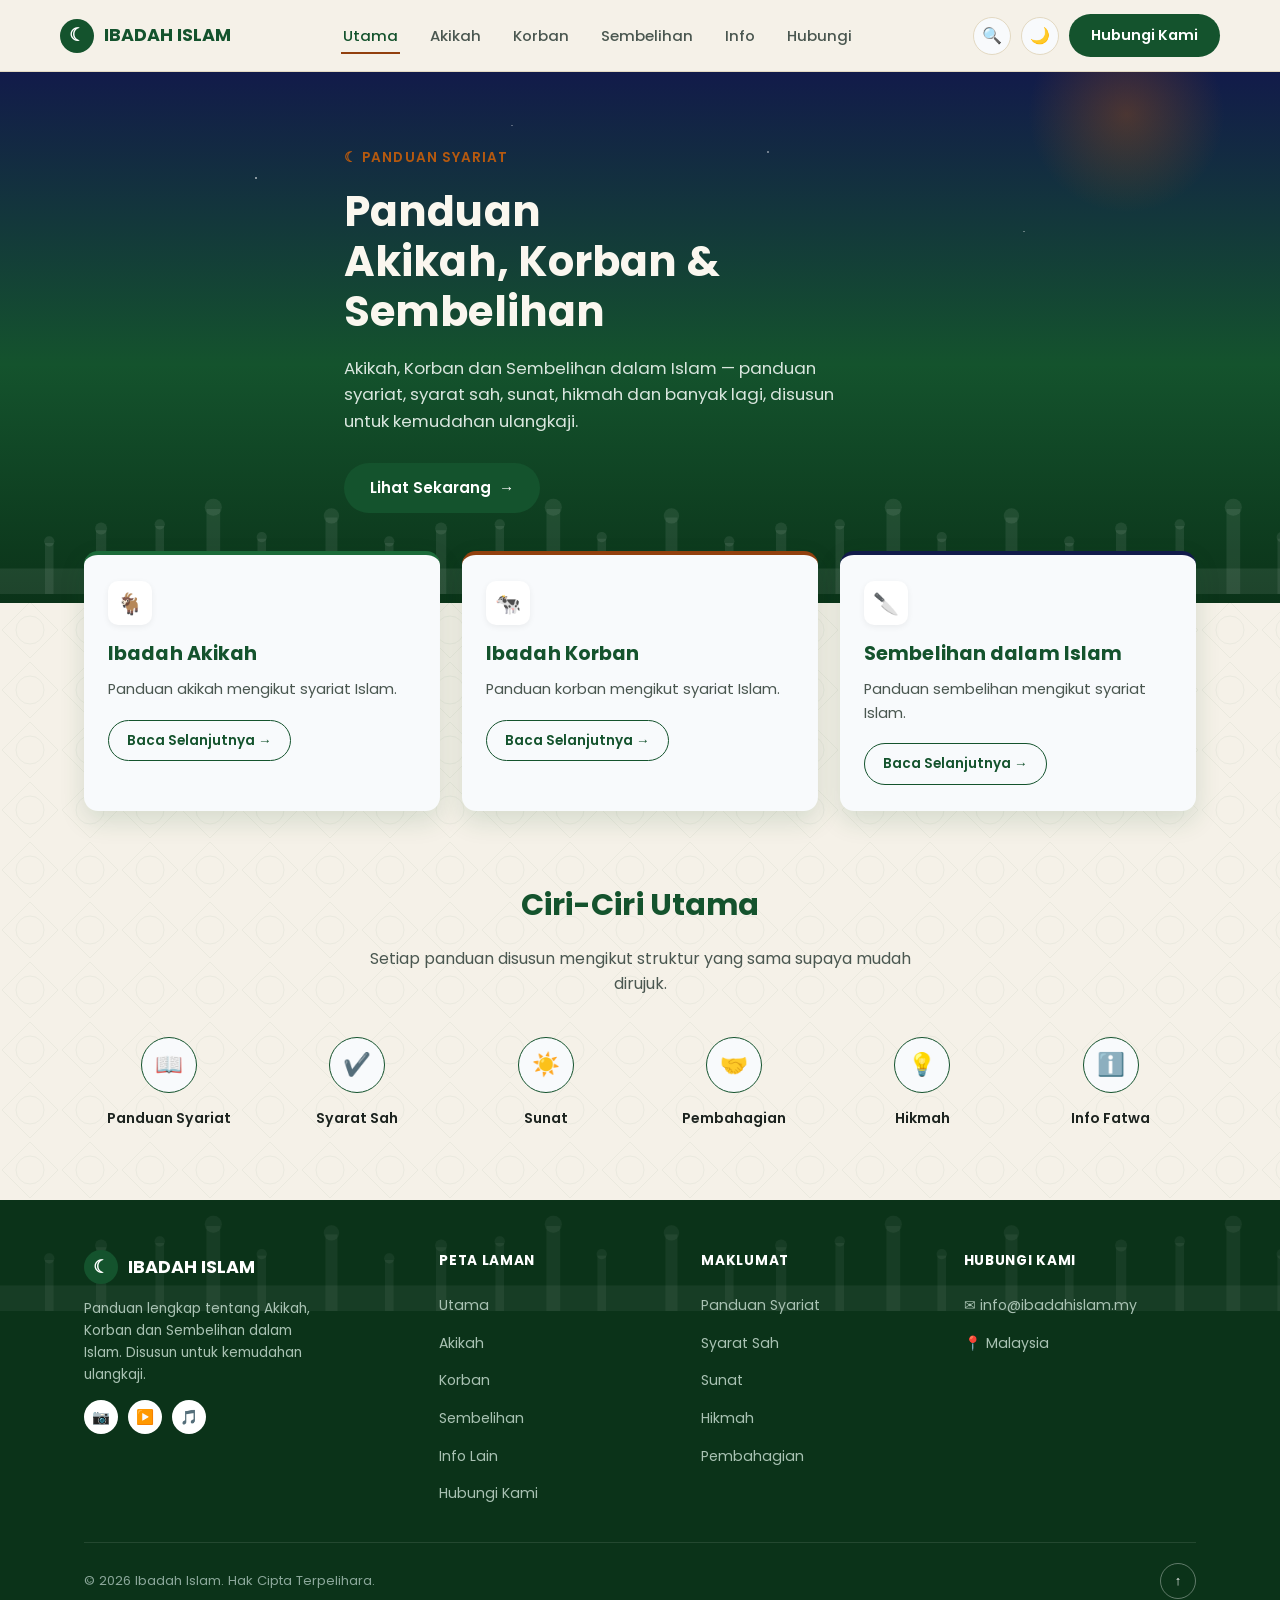
<file: index.html>
<!DOCTYPE html>
<html lang="ms">
<head>
<meta charset="UTF-8">
<meta name="viewport" content="width=device-width, initial-scale=1.0">
<title>Panduan AKS — Akikah, Korban &amp; Sembelihan</title>
<link rel="stylesheet" href="css/style.css">
<link rel="stylesheet" href="css/responsive.css">
</head>
<body>

<header class="site-header">
  <div class="container nav">
    <a href="index.html" class="brand"><span class="mark">☾</span> IBADAH ISLAM</a>
    <button class="nav-toggle" id="navToggle" aria-label="Buka menu">☰</button>
    <ul class="nav-links" id="navLinks">
      <li><a href="index.html" class="active">Utama</a></li>
      <li><a href="akikah.html">Akikah</a></li>
      <li><a href="korban.html">Korban</a></li>
      <li><a href="sembelihan.html">Sembelihan</a></li>
      <li><a href="about.html">Info</a></li>
      <li><a href="contact.html">Hubungi</a></li>
    </ul>
    <div class="nav-tools">
      <div class="search-wrap" id="searchWrap">
        <input type="text" class="search-input" id="searchInput" placeholder="Cari topik...">
        <div class="search-results" id="searchResults"></div>
      </div>
      <button class="icon-btn" id="searchToggle" aria-label="Cari">🔍</button>
      <button class="icon-btn" id="themeToggle" aria-label="Tukar tema">🌙</button>
      <a href="contact.html" class="nav-cta">Hubungi Kami</a>
    </div>
  </div>
</header>

<section class="hero">
  <div class="container hero-inner">
    <div class="eyebrow">☾ Panduan Syariat</div>
    <h1>Panduan<br>Akikah, Korban & Sembelihan</h1>
    <p>Akikah, Korban dan Sembelihan dalam Islam — panduan syariat, syarat sah, sunat, hikmah dan banyak lagi, disusun untuk kemudahan ulangkaji.</p>
    <a href="akikah.html" class="btn-primary"> Lihat Sekarang</a>
  </div>
</section>

<div class="container">
  <div class="cards">
    <div class="card">
      <div class="icon">🐐</div>
      <h3>Ibadah Akikah</h3>
      <p>Panduan akikah mengikut syariat Islam.</p>
      <a href="akikah.html" class="link">Baca Selanjutnya →</a>
    </div>
    <div class="card">
      <div class="icon">🐄</div>
      <h3>Ibadah Korban</h3>
      <p>Panduan korban mengikut syariat Islam.</p>
      <a href="korban.html" class="link">Baca Selanjutnya →</a>
    </div>
    <div class="card">
      <div class="icon">🔪</div>
      <h3>Sembelihan dalam Islam</h3>
      <p>Panduan sembelihan mengikut syariat Islam.</p>
      <a href="sembelihan.html" class="link">Baca Selanjutnya →</a>
    </div>
  </div>
</div>

<section class="section">
  <div class="container">
    <div class="section-head">
      <h2>Ciri-Ciri Utama</h2>
      <p>Setiap panduan disusun mengikut struktur yang sama supaya mudah dirujuk.</p>
    </div>
    <div class="features">
      <div class="feature"><div class="icon">📖</div><span>Panduan Syariat</span></div>
      <div class="feature"><div class="icon">✔️</div><span>Syarat Sah</span></div>
      <div class="feature"><div class="icon">☀️</div><span>Sunat</span></div>
      <div class="feature"><div class="icon">🤝</div><span>Pembahagian</span></div>
      <div class="feature"><div class="icon">💡</div><span>Hikmah</span></div>
      <div class="feature"><div class="icon">ℹ️</div><span>Info Fatwa</span></div>
    </div>
  </div>
</section>

<footer class="site-footer">
  <div class="container">
    <div class="footer-grid">
      <div class="footer-brand">
        <div class="brand"><span class="mark">☾</span> IBADAH ISLAM</div>
        <p>Panduan lengkap tentang Akikah, Korban dan Sembelihan dalam Islam. Disusun untuk kemudahan ulangkaji.</p>
        <div class="footer-social">
          <a href="#" aria-label="Instagram">📷</a>
          <a href="#" aria-label="YouTube">▶️</a>
          <a href="#" aria-label="TikTok">🎵</a>
        </div>
      </div>
      <div class="footer-col">
        <h4>Peta Laman</h4>
        <ul>
          <li><a href="index.html">Utama</a></li>
          <li><a href="akikah.html">Akikah</a></li>
          <li><a href="korban.html">Korban</a></li>
          <li><a href="sembelihan.html">Sembelihan</a></li>
          <li><a href="about.html">Info Lain</a></li>
          <li><a href="contact.html">Hubungi Kami</a></li>
        </ul>
      </div>
      <div class="footer-col">
        <h4>Maklumat</h4>
        <ul>
          <li><a href="akikah.html#t1">Panduan Syariat</a></li>
          <li><a href="akikah.html#t3">Syarat Sah</a></li>
          <li><a href="akikah.html#t4">Sunat</a></li>
          <li><a href="akikah.html#t6">Hikmah</a></li>
          <li><a href="akikah.html#t5">Pembahagian</a></li>
        </ul>
      </div>
      <div class="footer-col">
        <h4>Hubungi Kami</h4>
        <ul>
          <li><a href="mailto:info@ibadahislam.my">✉ info@ibadahislam.my</a></li>
          <li><a href="contact.html">📍 Malaysia</a></li>
        </ul>
      </div>
    </div>
    <div class="footer-bottom">
      <span>© 2026 Ibadah Islam. Hak Cipta Terpelihara.</span>
      <a href="#" class="back-top" aria-label="Kembali ke atas">↑</a>
    </div>
  </div>
</footer>

<script src="js/menu.js"></script>
<script src="js/darkmode.js"></script>
<script src="js/search.js"></script>
</body>
</html>
</file>
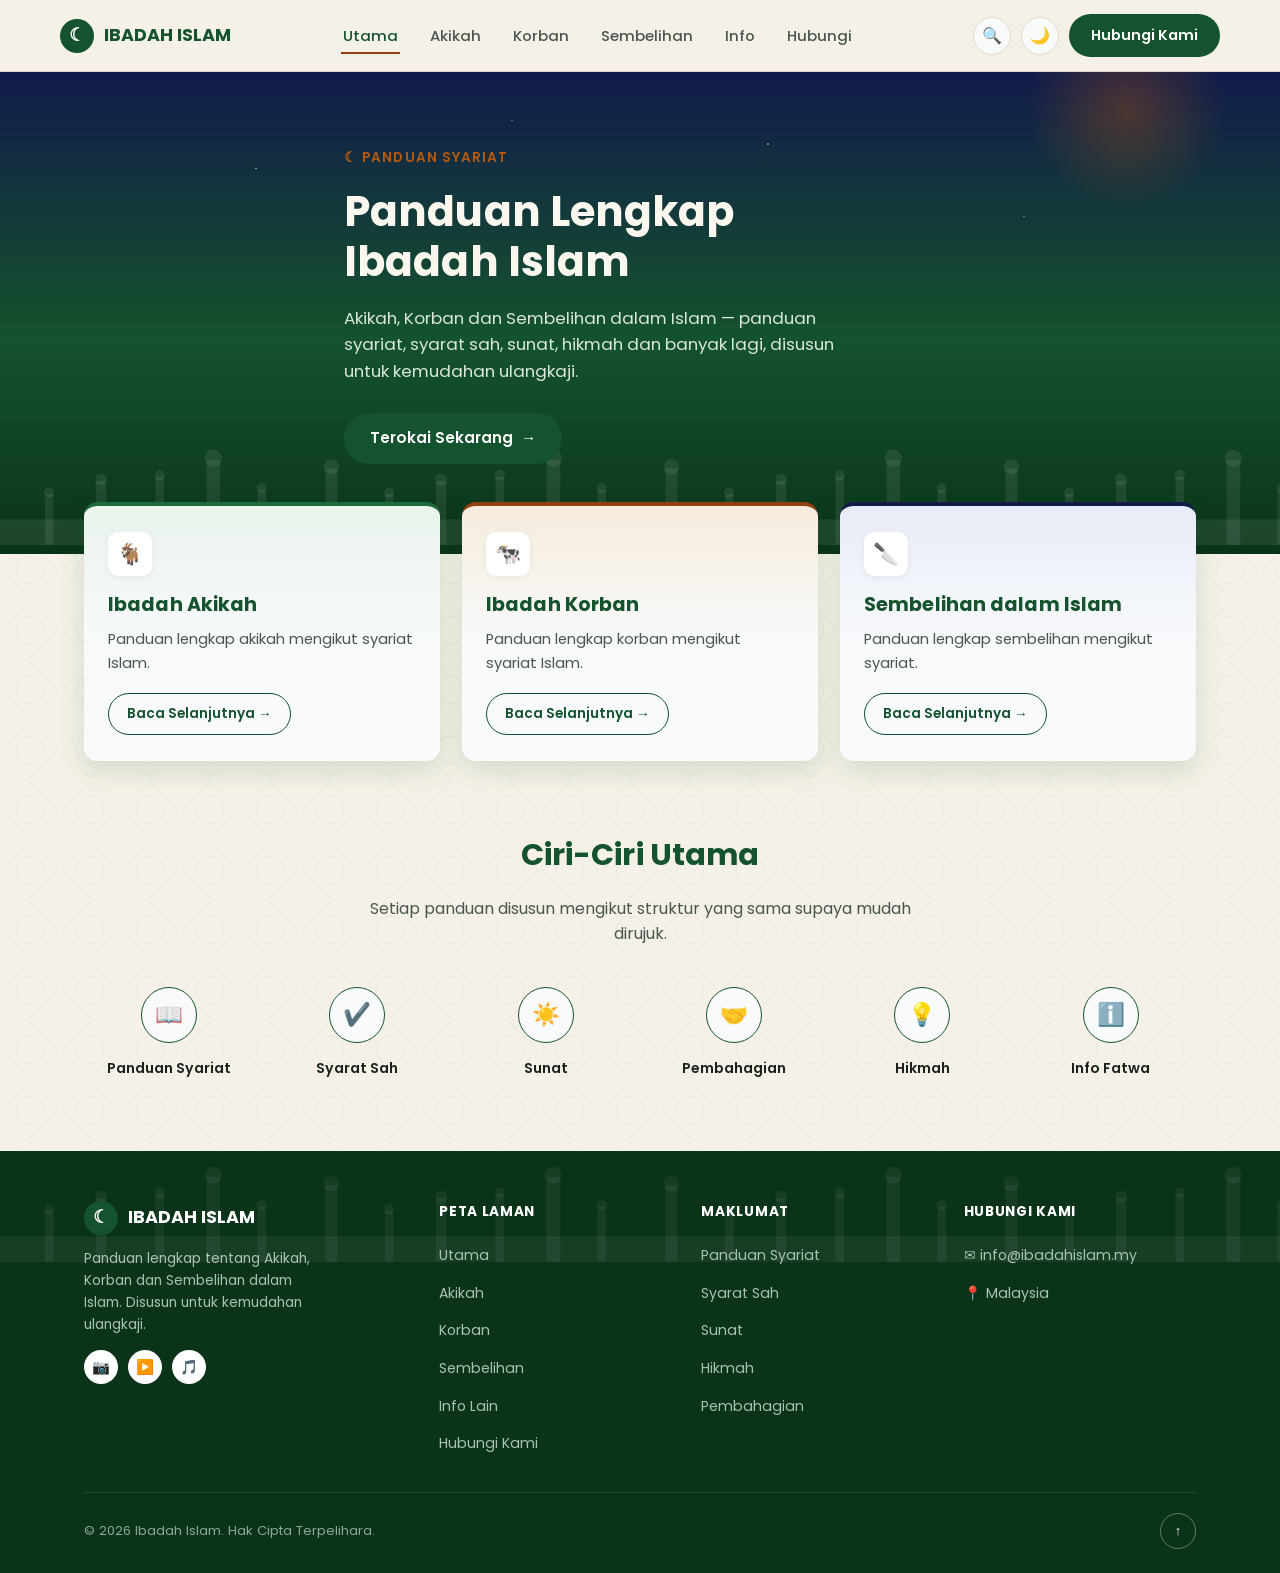
<file: mrnasirprogramming/index.html>
<!DOCTYPE html>
<html lang="ms">
<head>
<meta charset="UTF-8">
<meta name="viewport" content="width=device-width, initial-scale=1.0">
<title>Panduan Ibadah Islam — Akikah, Korban &amp; Sembelihan</title>
<link rel="stylesheet" href="css/style.css">
<link rel="stylesheet" href="css/responsive.css">
</head>
<body>

<header class="site-header">
  <div class="container nav">
    <a href="index.html" class="brand"><span class="mark">☾</span> IBADAH ISLAM</a>
    <button class="nav-toggle" id="navToggle" aria-label="Buka menu">☰</button>
    <ul class="nav-links" id="navLinks">
      <li><a href="index.html" class="active">Utama</a></li>
      <li><a href="akikah.html">Akikah</a></li>
      <li><a href="korban.html">Korban</a></li>
      <li><a href="sembelihan.html">Sembelihan</a></li>
      <li><a href="about.html">Info</a></li>
      <li><a href="contact.html">Hubungi</a></li>
    </ul>
    <div class="nav-tools">
      <div class="search-wrap" id="searchWrap">
        <input type="text" class="search-input" id="searchInput" placeholder="Cari topik...">
        <div class="search-results" id="searchResults"></div>
      </div>
      <button class="icon-btn" id="searchToggle" aria-label="Cari">🔍</button>
      <button class="icon-btn" id="themeToggle" aria-label="Tukar tema">🌙</button>
      <a href="contact.html" class="nav-cta">Hubungi Kami</a>
    </div>
  </div>
</header>

<section class="hero">
  <div class="container hero-inner">
    <div class="eyebrow">☾ Panduan Syariat</div>
    <h1>Panduan Lengkap<br>Ibadah Islam</h1>
    <p>Akikah, Korban dan Sembelihan dalam Islam — panduan syariat, syarat sah, sunat, hikmah dan banyak lagi, disusun untuk kemudahan ulangkaji.</p>
    <a href="akikah.html" class="btn-primary">Terokai Sekarang</a>
  </div>
</section>

<div class="container">
  <div class="cards">
    <div class="card">
      <div class="icon">🐐</div>
      <h3>Ibadah Akikah</h3>
      <p>Panduan lengkap akikah mengikut syariat Islam.</p>
      <a href="akikah.html" class="link">Baca Selanjutnya →</a>
    </div>
    <div class="card">
      <div class="icon">🐄</div>
      <h3>Ibadah Korban</h3>
      <p>Panduan lengkap korban mengikut syariat Islam.</p>
      <a href="korban.html" class="link">Baca Selanjutnya →</a>
    </div>
    <div class="card">
      <div class="icon">🔪</div>
      <h3>Sembelihan dalam Islam</h3>
      <p>Panduan lengkap sembelihan mengikut syariat.</p>
      <a href="sembelihan.html" class="link">Baca Selanjutnya →</a>
    </div>
  </div>
</div>

<section class="section">
  <div class="container">
    <div class="section-head">
      <h2>Ciri-Ciri Utama</h2>
      <p>Setiap panduan disusun mengikut struktur yang sama supaya mudah dirujuk.</p>
    </div>
    <div class="features">
      <div class="feature"><div class="icon">📖</div><span>Panduan Syariat</span></div>
      <div class="feature"><div class="icon">✔️</div><span>Syarat Sah</span></div>
      <div class="feature"><div class="icon">☀️</div><span>Sunat</span></div>
      <div class="feature"><div class="icon">🤝</div><span>Pembahagian</span></div>
      <div class="feature"><div class="icon">💡</div><span>Hikmah</span></div>
      <div class="feature"><div class="icon">ℹ️</div><span>Info Fatwa</span></div>
    </div>
  </div>
</section>

<footer class="site-footer">
  <div class="container">
    <div class="footer-grid">
      <div class="footer-brand">
        <div class="brand"><span class="mark">☾</span> IBADAH ISLAM</div>
        <p>Panduan lengkap tentang Akikah, Korban dan Sembelihan dalam Islam. Disusun untuk kemudahan ulangkaji.</p>
        <div class="footer-social">
          <a href="#" aria-label="Instagram">📷</a>
          <a href="#" aria-label="YouTube">▶️</a>
          <a href="#" aria-label="TikTok">🎵</a>
        </div>
      </div>
      <div class="footer-col">
        <h4>Peta Laman</h4>
        <ul>
          <li><a href="index.html">Utama</a></li>
          <li><a href="akikah.html">Akikah</a></li>
          <li><a href="korban.html">Korban</a></li>
          <li><a href="sembelihan.html">Sembelihan</a></li>
          <li><a href="about.html">Info Lain</a></li>
          <li><a href="contact.html">Hubungi Kami</a></li>
        </ul>
      </div>
      <div class="footer-col">
        <h4>Maklumat</h4>
        <ul>
          <li><a href="akikah.html#t1">Panduan Syariat</a></li>
          <li><a href="akikah.html#t3">Syarat Sah</a></li>
          <li><a href="akikah.html#t4">Sunat</a></li>
          <li><a href="akikah.html#t6">Hikmah</a></li>
          <li><a href="akikah.html#t5">Pembahagian</a></li>
        </ul>
      </div>
      <div class="footer-col">
        <h4>Hubungi Kami</h4>
        <ul>
          <li><a href="mailto:info@ibadahislam.my">✉ info@ibadahislam.my</a></li>
          <li><a href="contact.html">📍 Malaysia</a></li>
        </ul>
      </div>
    </div>
    <div class="footer-bottom">
      <span>© 2026 Ibadah Islam. Hak Cipta Terpelihara.</span>
      <a href="#" class="back-top" aria-label="Kembali ke atas">↑</a>
    </div>
  </div>
</footer>

<script src="js/menu.js"></script>
<script src="js/darkmode.js"></script>
<script src="js/search.js"></script>
</body>
</html>
</file>
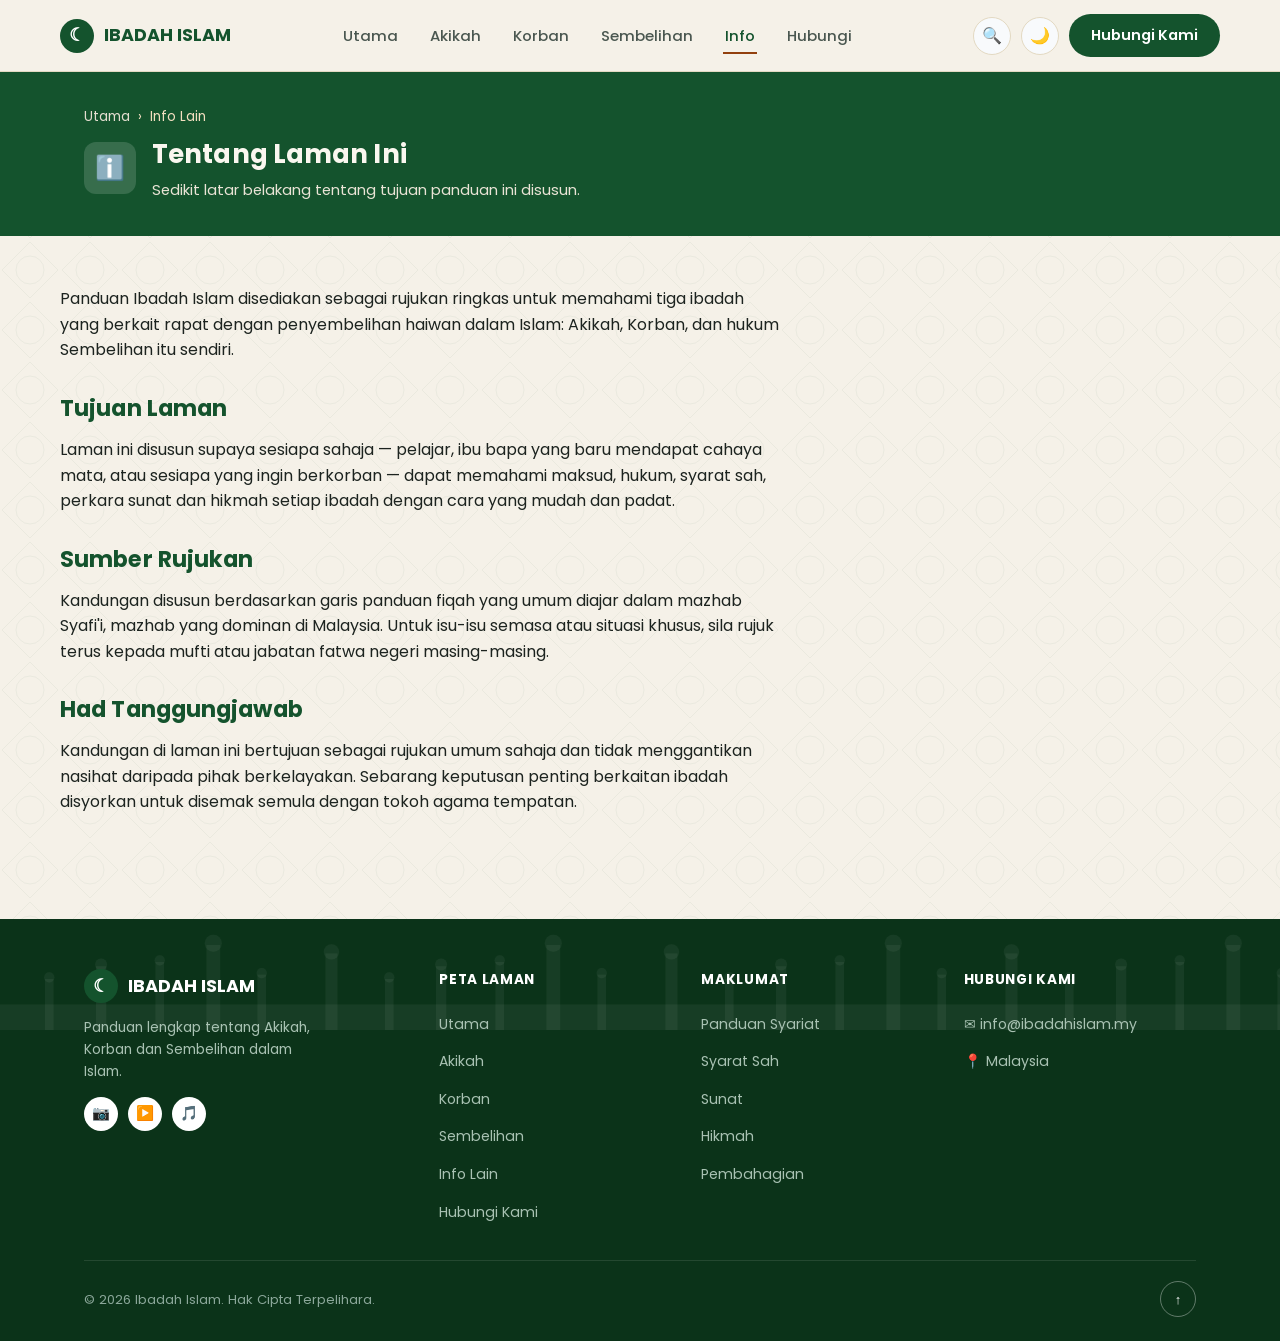
<file: about.html>
<!DOCTYPE html>
<html lang="ms">
<head>
<meta charset="UTF-8">
<meta name="viewport" content="width=device-width, initial-scale=1.0">
<title>Info Lain — Panduan Ibadah Islam</title>
<link rel="stylesheet" href="css/style.css">
<link rel="stylesheet" href="css/responsive.css">
</head>
<body>

<header class="site-header">
  <div class="container nav">
    <a href="index.html" class="brand"><span class="mark">☾</span> IBADAH ISLAM</a>
    <button class="nav-toggle" id="navToggle" aria-label="Buka menu">☰</button>
    <ul class="nav-links" id="navLinks">
      <li><a href="index.html">Utama</a></li>
      <li><a href="akikah.html">Akikah</a></li>
      <li><a href="korban.html">Korban</a></li>
      <li><a href="sembelihan.html">Sembelihan</a></li>
      <li><a href="about.html" class="active">Info</a></li>
      <li><a href="contact.html">Hubungi</a></li>
    </ul>
    <div class="nav-tools">
      <div class="search-wrap" id="searchWrap">
        <input type="text" class="search-input" id="searchInput" placeholder="Cari topik...">
        <div class="search-results" id="searchResults"></div>
      </div>
      <button class="icon-btn" id="searchToggle" aria-label="Cari">🔍</button>
      <button class="icon-btn" id="themeToggle" aria-label="Tukar tema">🌙</button>
      <a href="contact.html" class="nav-cta">Hubungi Kami</a>
    </div>
  </div>
</header>

<div class="topic-hero tone-green">
  <div class="container">
    <div class="breadcrumb"><a href="index.html">Utama</a> &nbsp;›&nbsp; Info Lain</div>
    <div class="topic-hero-inner">
      <div class="mark">ℹ️</div>
      <div>
        <h1>Tentang Laman Ini</h1>
        <p class="sub">Sedikit latar belakang tentang tujuan panduan ini disusun.</p>
      </div>
    </div>
  </div>
</div>

<div class="container page-body">
  <div class="prose">
    <p>Panduan Ibadah Islam disediakan sebagai rujukan ringkas untuk memahami tiga ibadah yang berkait rapat dengan penyembelihan haiwan dalam Islam: Akikah, Korban, dan hukum Sembelihan itu sendiri.</p>

    <h2>Tujuan Laman</h2>
    <p>Laman ini disusun supaya sesiapa sahaja — pelajar, ibu bapa yang baru mendapat cahaya mata, atau sesiapa yang ingin berkorban — dapat memahami maksud, hukum, syarat sah, perkara sunat dan hikmah setiap ibadah dengan cara yang mudah dan padat.</p>

    <h2>Sumber Rujukan</h2>
    <p>Kandungan disusun berdasarkan garis panduan fiqah yang umum diajar dalam mazhab Syafi'i, mazhab yang dominan di Malaysia. Untuk isu-isu semasa atau situasi khusus, sila rujuk terus kepada mufti atau jabatan fatwa negeri masing-masing.</p>

    <h2>Had Tanggungjawab</h2>
    <p>Kandungan di laman ini bertujuan sebagai rujukan umum sahaja dan tidak menggantikan nasihat daripada pihak berkelayakan. Sebarang keputusan penting berkaitan ibadah disyorkan untuk disemak semula dengan tokoh agama tempatan.</p>
  </div>
</div>

<footer class="site-footer">
  <div class="container">
    <div class="footer-grid">
      <div class="footer-brand">
        <div class="brand"><span class="mark">☾</span> IBADAH ISLAM</div>
        <p>Panduan lengkap tentang Akikah, Korban dan Sembelihan dalam Islam.</p>
        <div class="footer-social">
          <a href="#" aria-label="Instagram">📷</a>
          <a href="#" aria-label="YouTube">▶️</a>
          <a href="#" aria-label="TikTok">🎵</a>
        </div>
      </div>
      <div class="footer-col">
        <h4>Peta Laman</h4>
        <ul>
          <li><a href="index.html">Utama</a></li>
          <li><a href="akikah.html">Akikah</a></li>
          <li><a href="korban.html">Korban</a></li>
          <li><a href="sembelihan.html">Sembelihan</a></li>
          <li><a href="about.html">Info Lain</a></li>
          <li><a href="contact.html">Hubungi Kami</a></li>
        </ul>
      </div>
      <div class="footer-col">
        <h4>Maklumat</h4>
        <ul>
          <li><a href="akikah.html#t1">Panduan Syariat</a></li>
          <li><a href="akikah.html#t3">Syarat Sah</a></li>
          <li><a href="akikah.html#t4">Sunat</a></li>
          <li><a href="akikah.html#t6">Hikmah</a></li>
          <li><a href="akikah.html#t5">Pembahagian</a></li>
        </ul>
      </div>
      <div class="footer-col">
        <h4>Hubungi Kami</h4>
        <ul>
          <li><a href="mailto:info@ibadahislam.my">✉ info@ibadahislam.my</a></li>
          <li><a href="contact.html">📍 Malaysia</a></li>
        </ul>
      </div>
    </div>
    <div class="footer-bottom">
      <span>© 2026 Ibadah Islam. Hak Cipta Terpelihara.</span>
      <a href="#" class="back-top" aria-label="Kembali ke atas">↑</a>
    </div>
  </div>
</footer>

<script src="js/menu.js"></script>
<script src="js/darkmode.js"></script>
<script src="js/search.js"></script>
</body>
</html>
</file>
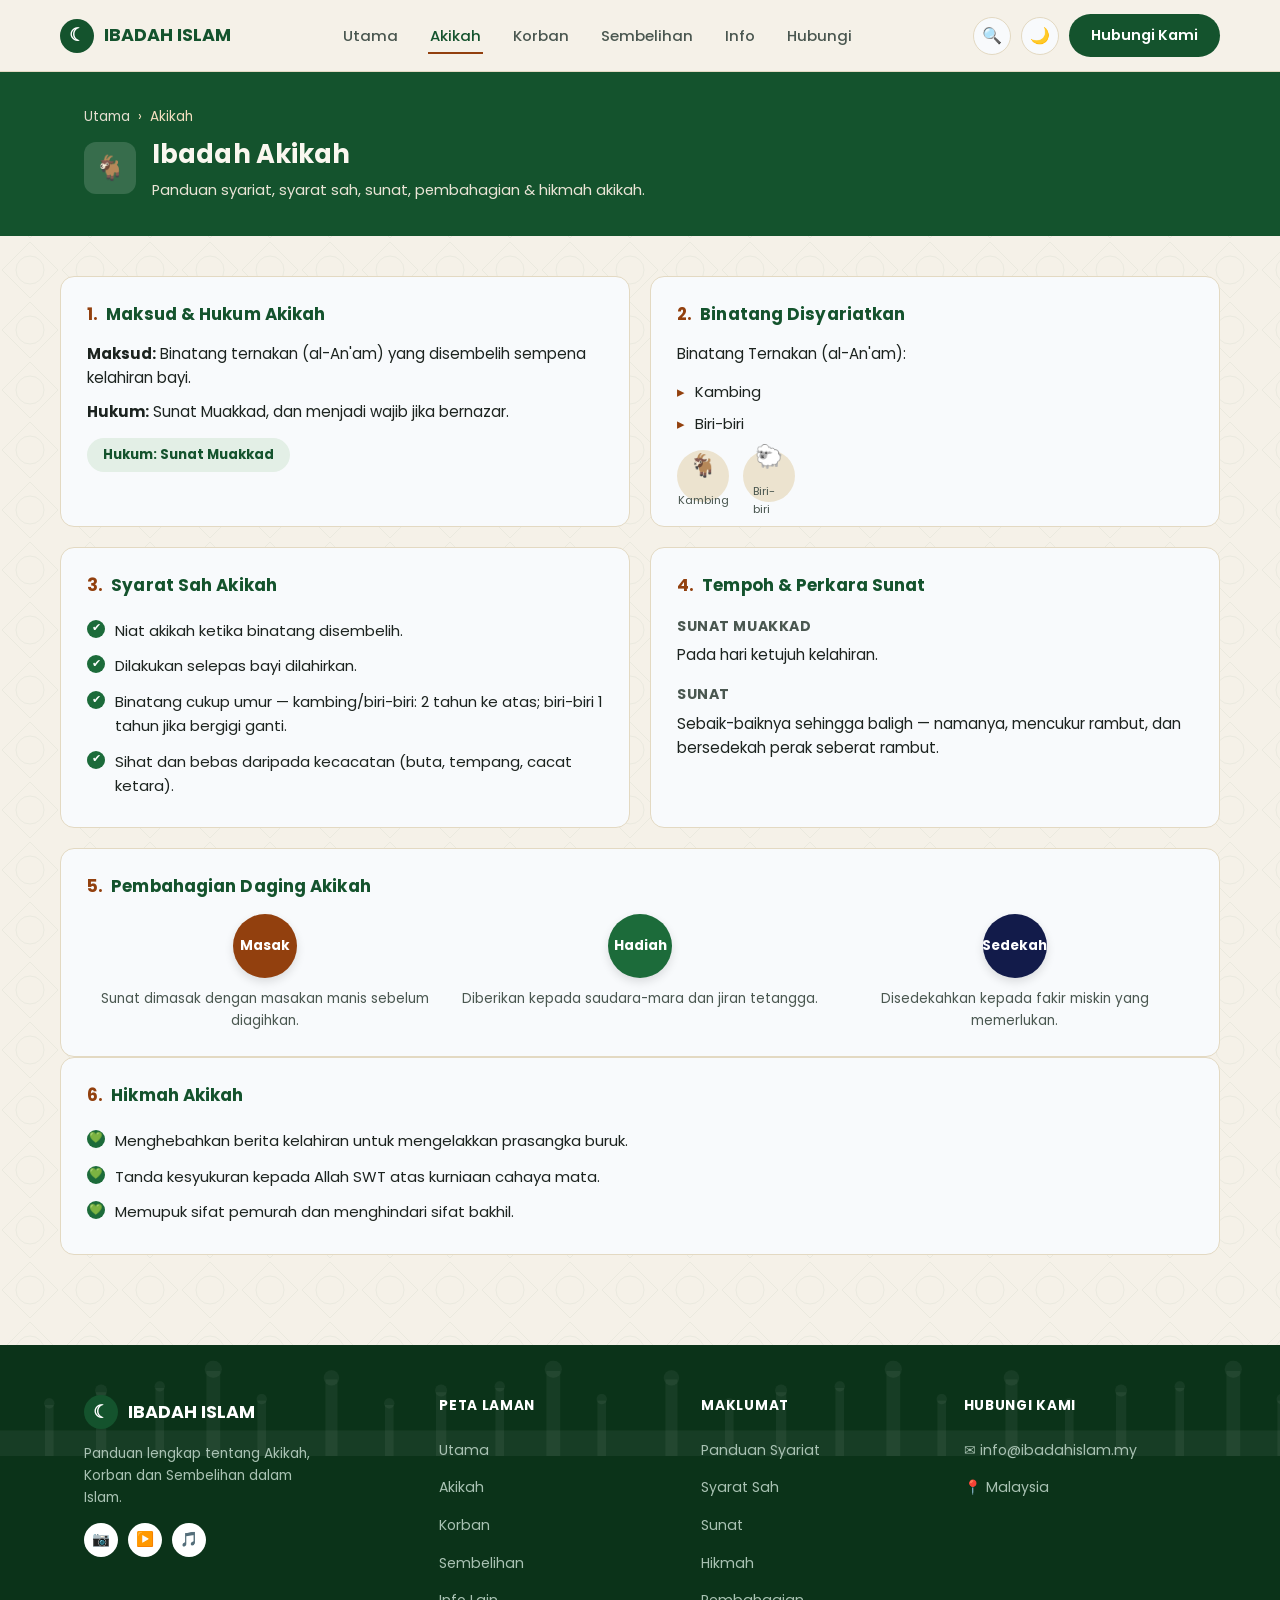
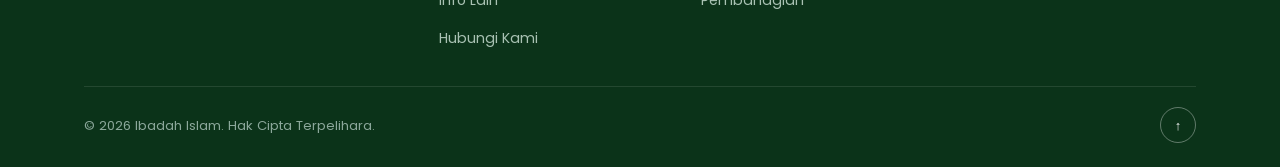
<file: akikah.html>
<!DOCTYPE html>
<html lang="ms">
<head>
<meta charset="UTF-8">
<meta name="viewport" content="width=device-width, initial-scale=1.0">
<title>Ibadah Akikah — Panduan Ibadah Islam</title>
<link rel="stylesheet" href="css/style.css">
<link rel="stylesheet" href="css/responsive.css">
</head>
<body>

<header class="site-header">
  <div class="container nav">
    <a href="index.html" class="brand"><span class="mark">☾</span> IBADAH ISLAM</a>
    <button class="nav-toggle" id="navToggle" aria-label="Buka menu">☰</button>
    <ul class="nav-links" id="navLinks">
      <li><a href="index.html">Utama</a></li>
      <li><a href="akikah.html" class="active">Akikah</a></li>
      <li><a href="korban.html">Korban</a></li>
      <li><a href="sembelihan.html">Sembelihan</a></li>
      <li><a href="about.html">Info</a></li>
      <li><a href="contact.html">Hubungi</a></li>
    </ul>
    <div class="nav-tools">
      <div class="search-wrap" id="searchWrap">
        <input type="text" class="search-input" id="searchInput" placeholder="Cari topik...">
        <div class="search-results" id="searchResults"></div>
      </div>
      <button class="icon-btn" id="searchToggle" aria-label="Cari">🔍</button>
      <button class="icon-btn" id="themeToggle" aria-label="Tukar tema">🌙</button>
      <a href="contact.html" class="nav-cta">Hubungi Kami</a>
    </div>
  </div>
</header>

<div class="topic-hero tone-green">
  <div class="container">
    <div class="breadcrumb"><a href="index.html">Utama</a> &nbsp;›&nbsp; Akikah</div>
    <div class="topic-hero-inner">
      <div class="mark">🐐</div>
      <div>
        <h1>Ibadah Akikah</h1>
        <p class="sub">Panduan syariat, syarat sah, sunat, pembahagian &amp; hikmah akikah.</p>
      </div>
    </div>
  </div>
</div>

<div class="container topic-body">

  <div class="topic-grid">
    <div class="panel" id="t1">
      <h2><span class="num">1.</span> Maksud &amp; Hukum Akikah</h2>
      <p><strong>Maksud:</strong> Binatang ternakan (al-An'am) yang disembelih sempena kelahiran bayi.</p>
      <p><strong>Hukum:</strong> Sunat Muakkad, dan menjadi wajib jika bernazar.</p>
      <span class="hukum-badge">Hukum: Sunat Muakkad</span>
    </div>
    <div class="panel" id="t2">
      <h2><span class="num">2.</span> Binatang Disyariatkan</h2>
      <p>Binatang Ternakan (al-An'am):</p>
      <ul class="plain">
        <li>Kambing</li>
        <li>Biri-biri</li>
      </ul>
      <div class="icon-row">
        <div class="icon-chip">🐐<span>Kambing</span></div>
        <div class="icon-chip">🐑<span>Biri-biri</span></div>
      </div>
    </div>
  </div>

  <div class="topic-grid">
    <div class="panel" id="t3">
      <h2><span class="num">3.</span> Syarat Sah Akikah</h2>
      <ul class="checklist">
        <li><span class="tick">✔</span> Niat akikah ketika binatang disembelih.</li>
        <li><span class="tick">✔</span> Dilakukan selepas bayi dilahirkan.</li>
        <li><span class="tick">✔</span> Binatang cukup umur — kambing/biri-biri: 2 tahun ke atas; biri-biri 1 tahun jika bergigi ganti.</li>
        <li><span class="tick">✔</span> Sihat dan bebas daripada kecacatan (buta, tempang, cacat ketara).</li>
      </ul>
    </div>
    <div class="panel" id="t4">
      <h2><span class="num">4.</span> Tempoh &amp; Perkara Sunat</h2>
      <h4>Sunat Muakkad</h4>
      <p>Pada hari ketujuh kelahiran.</p>
      <h4>Sunat</h4>
      <p>Sebaik-baiknya sehingga baligh — namanya, mencukur rambut, dan bersedekah perak seberat rambut.</p>
    </div>
  </div>

  <div class="panel span-2" id="t5">
    <h2><span class="num">5.</span> Pembahagian Daging Akikah</h2>
    <div class="split-row">
      <div class="split a">
        <div class="ring">Masak</div>
        <p>Sunat dimasak dengan masakan manis sebelum diagihkan.</p>
      </div>
      <div class="split b">
        <div class="ring">Hadiah</div>
        <p>Diberikan kepada saudara-mara dan jiran tetangga.</p>
      </div>
      <div class="split c">
        <div class="ring">Sedekah</div>
        <p>Disedekahkan kepada fakir miskin yang memerlukan.</p>
      </div>
    </div>
  </div>

  <div class="panel span-2" id="t6">
    <h2><span class="num">6.</span> Hikmah Akikah</h2>
    <ul class="checklist">
      <li><span class="tick">💚</span> Menghebahkan berita kelahiran untuk mengelakkan prasangka buruk.</li>
      <li><span class="tick">💚</span> Tanda kesyukuran kepada Allah SWT atas kurniaan cahaya mata.</li>
      <li><span class="tick">💚</span> Memupuk sifat pemurah dan menghindari sifat bakhil.</li>
    </ul>
  </div>

</div>

<footer class="site-footer">
  <div class="container">
    <div class="footer-grid">
      <div class="footer-brand">
        <div class="brand"><span class="mark">☾</span> IBADAH ISLAM</div>
        <p>Panduan lengkap tentang Akikah, Korban dan Sembelihan dalam Islam.</p>
        <div class="footer-social">
          <a href="#" aria-label="Instagram">📷</a>
          <a href="#" aria-label="YouTube">▶️</a>
          <a href="#" aria-label="TikTok">🎵</a>
        </div>
      </div>
      <div class="footer-col">
        <h4>Peta Laman</h4>
        <ul>
          <li><a href="index.html">Utama</a></li>
          <li><a href="akikah.html">Akikah</a></li>
          <li><a href="korban.html">Korban</a></li>
          <li><a href="sembelihan.html">Sembelihan</a></li>
          <li><a href="about.html">Info Lain</a></li>
          <li><a href="contact.html">Hubungi Kami</a></li>
        </ul>
      </div>
      <div class="footer-col">
        <h4>Maklumat</h4>
        <ul>
          <li><a href="#t1">Panduan Syariat</a></li>
          <li><a href="#t3">Syarat Sah</a></li>
          <li><a href="#t4">Sunat</a></li>
          <li><a href="#t6">Hikmah</a></li>
          <li><a href="#t5">Pembahagian</a></li>
        </ul>
      </div>
      <div class="footer-col">
        <h4>Hubungi Kami</h4>
        <ul>
          <li><a href="mailto:info@ibadahislam.my">✉ info@ibadahislam.my</a></li>
          <li><a href="contact.html">📍 Malaysia</a></li>
        </ul>
      </div>
    </div>
    <div class="footer-bottom">
      <span>© 2026 Ibadah Islam. Hak Cipta Terpelihara.</span>
      <a href="#" class="back-top" aria-label="Kembali ke atas">↑</a>
    </div>
  </div>
</footer>

<script src="js/menu.js"></script>
<script src="js/darkmode.js"></script>
<script src="js/search.js"></script>
</body>
</html>
</file>
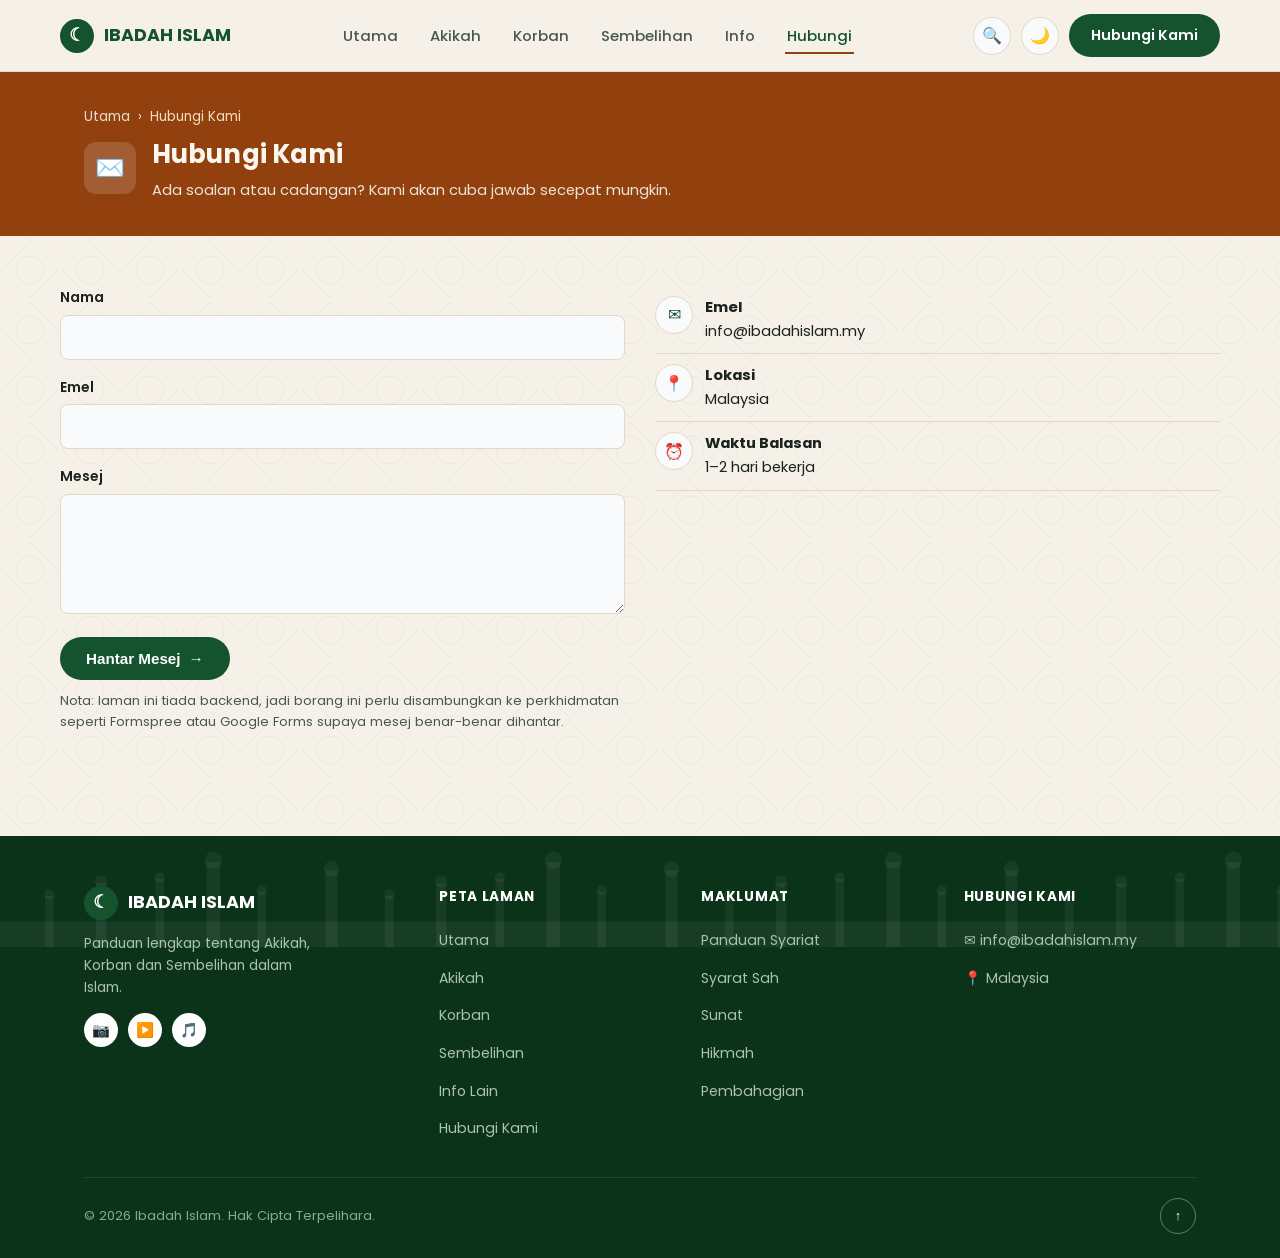
<file: contact.html>
<!DOCTYPE html>
<html lang="ms">
<head>
<meta charset="UTF-8">
<meta name="viewport" content="width=device-width, initial-scale=1.0">
<title>Hubungi Kami — Panduan Ibadah Islam</title>
<link rel="stylesheet" href="css/style.css">
<link rel="stylesheet" href="css/responsive.css">
</head>
<body>

<header class="site-header">
  <div class="container nav">
    <a href="index.html" class="brand"><span class="mark">☾</span> IBADAH ISLAM</a>
    <button class="nav-toggle" id="navToggle" aria-label="Buka menu">☰</button>
    <ul class="nav-links" id="navLinks">
      <li><a href="index.html">Utama</a></li>
      <li><a href="akikah.html">Akikah</a></li>
      <li><a href="korban.html">Korban</a></li>
      <li><a href="sembelihan.html">Sembelihan</a></li>
      <li><a href="about.html">Info</a></li>
      <li><a href="contact.html" class="active">Hubungi</a></li>
    </ul>
    <div class="nav-tools">
      <div class="search-wrap" id="searchWrap">
        <input type="text" class="search-input" id="searchInput" placeholder="Cari topik...">
        <div class="search-results" id="searchResults"></div>
      </div>
      <button class="icon-btn" id="searchToggle" aria-label="Cari">🔍</button>
      <button class="icon-btn" id="themeToggle" aria-label="Tukar tema">🌙</button>
      <a href="contact.html" class="nav-cta">Hubungi Kami</a>
    </div>
  </div>
</header>

<div class="topic-hero tone-gold">
  <div class="container">
    <div class="breadcrumb"><a href="index.html">Utama</a> &nbsp;›&nbsp; Hubungi Kami</div>
    <div class="topic-hero-inner">
      <div class="mark">✉️</div>
      <div>
        <h1>Hubungi Kami</h1>
        <p class="sub">Ada soalan atau cadangan? Kami akan cuba jawab secepat mungkin.</p>
      </div>
    </div>
  </div>
</div>

<div class="container page-body">
  <div class="contact-grid">
    <div>
      <form id="contactForm">
        <div class="form-field">
          <label for="name">Nama</label>
          <input type="text" id="name" required>
        </div>
        <div class="form-field">
          <label for="email">Emel</label>
          <input type="email" id="email" required>
        </div>
        <div class="form-field">
          <label for="message">Mesej</label>
          <textarea id="message" required></textarea>
        </div>
        <button type="submit" class="btn-primary" style="border:none;cursor:pointer;">Hantar Mesej</button>
        <p class="form-note" id="formNote">Nota: laman ini tiada backend, jadi borang ini perlu disambungkan ke perkhidmatan seperti Formspree atau Google Forms supaya mesej benar-benar dihantar.</p>
      </form>
    </div>

    <div>
      <ul class="contact-info">
        <li><span class="icon-btn">✉</span> <div><strong>Emel</strong><br>info@ibadahislam.my</div></li>
        <li><span class="icon-btn">📍</span> <div><strong>Lokasi</strong><br>Malaysia</div></li>
        <li><span class="icon-btn">⏰</span> <div><strong>Waktu Balasan</strong><br>1–2 hari bekerja</div></li>
      </ul>
    </div>
  </div>
</div>

<footer class="site-footer">
  <div class="container">
    <div class="footer-grid">
      <div class="footer-brand">
        <div class="brand"><span class="mark">☾</span> IBADAH ISLAM</div>
        <p>Panduan lengkap tentang Akikah, Korban dan Sembelihan dalam Islam.</p>
        <div class="footer-social">
          <a href="#" aria-label="Instagram">📷</a>
          <a href="#" aria-label="YouTube">▶️</a>
          <a href="#" aria-label="TikTok">🎵</a>
        </div>
      </div>
      <div class="footer-col">
        <h4>Peta Laman</h4>
        <ul>
          <li><a href="index.html">Utama</a></li>
          <li><a href="akikah.html">Akikah</a></li>
          <li><a href="korban.html">Korban</a></li>
          <li><a href="sembelihan.html">Sembelihan</a></li>
          <li><a href="about.html">Info Lain</a></li>
          <li><a href="contact.html">Hubungi Kami</a></li>
        </ul>
      </div>
      <div class="footer-col">
        <h4>Maklumat</h4>
        <ul>
          <li><a href="akikah.html#t1">Panduan Syariat</a></li>
          <li><a href="akikah.html#t3">Syarat Sah</a></li>
          <li><a href="akikah.html#t4">Sunat</a></li>
          <li><a href="akikah.html#t6">Hikmah</a></li>
          <li><a href="akikah.html#t5">Pembahagian</a></li>
        </ul>
      </div>
      <div class="footer-col">
        <h4>Hubungi Kami</h4>
        <ul>
          <li><a href="mailto:info@ibadahislam.my">✉ info@ibadahislam.my</a></li>
          <li><a href="contact.html">📍 Malaysia</a></li>
        </ul>
      </div>
    </div>
    <div class="footer-bottom">
      <span>© 2026 Ibadah Islam. Hak Cipta Terpelihara.</span>
      <a href="#" class="back-top" aria-label="Kembali ke atas">↑</a>
    </div>
  </div>
</footer>

<script src="js/menu.js"></script>
<script src="js/darkmode.js"></script>
<script src="js/search.js"></script>
<script>
  document.getElementById('contactForm').addEventListener('submit', function(e){
    e.preventDefault();
    document.getElementById('formNote').textContent = 'Borang ini belum disambungkan ke sebarang perkhidmatan emel — lihat nota di bawah untuk langkah seterusnya.';
  });
</script>
</body>
</html>
</file>
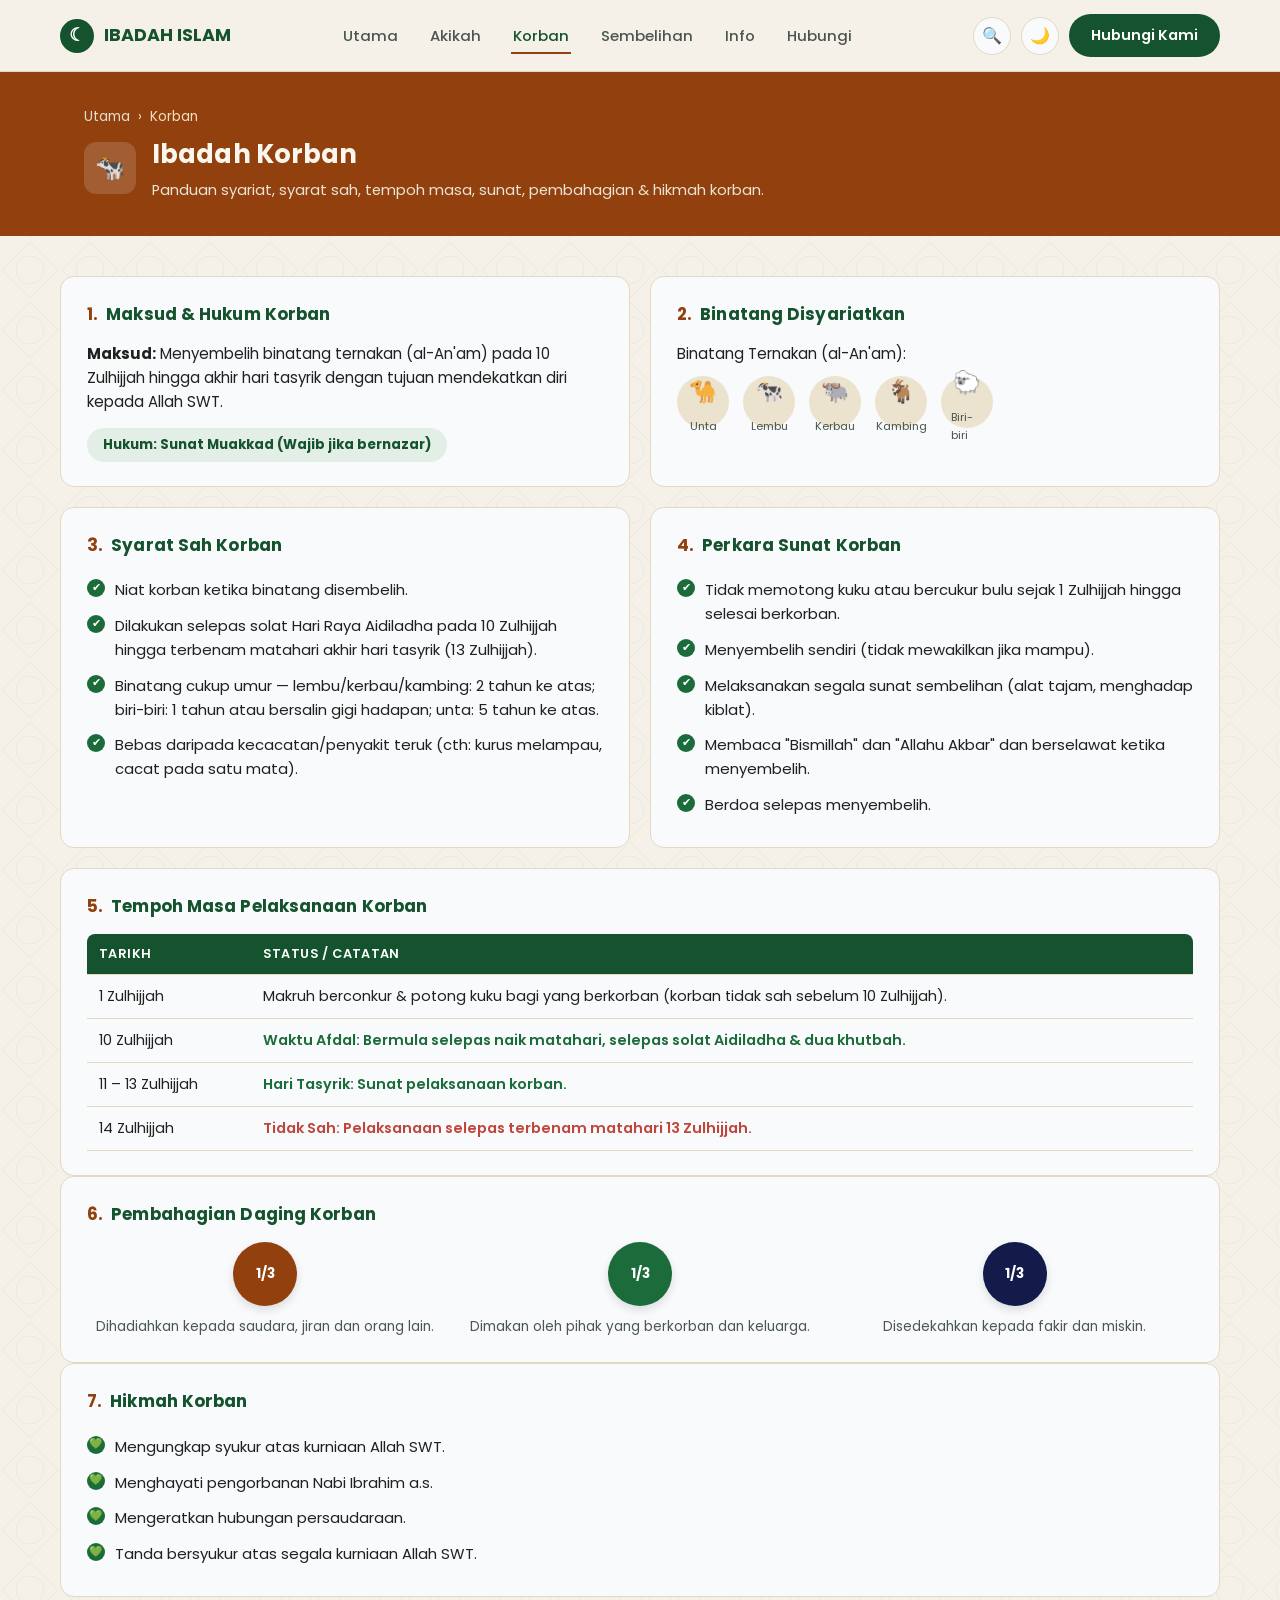
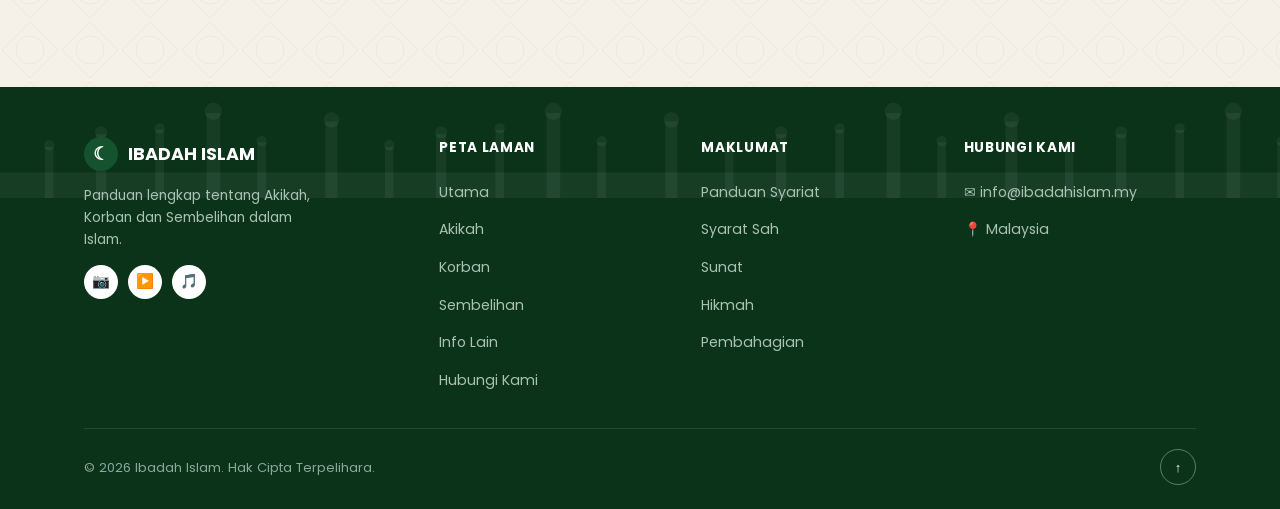
<file: korban.html>
<!DOCTYPE html>
<html lang="ms">
<head>
<meta charset="UTF-8">
<meta name="viewport" content="width=device-width, initial-scale=1.0">
<title>Ibadah Korban — Panduan Ibadah Islam</title>
<link rel="stylesheet" href="css/style.css">
<link rel="stylesheet" href="css/responsive.css">
</head>
<body>

<header class="site-header">
  <div class="container nav">
    <a href="index.html" class="brand"><span class="mark">☾</span> IBADAH ISLAM</a>
    <button class="nav-toggle" id="navToggle" aria-label="Buka menu">☰</button>
    <ul class="nav-links" id="navLinks">
      <li><a href="index.html">Utama</a></li>
      <li><a href="akikah.html">Akikah</a></li>
      <li><a href="korban.html" class="active">Korban</a></li>
      <li><a href="sembelihan.html">Sembelihan</a></li>
      <li><a href="about.html">Info</a></li>
      <li><a href="contact.html">Hubungi</a></li>
    </ul>
    <div class="nav-tools">
      <div class="search-wrap" id="searchWrap">
        <input type="text" class="search-input" id="searchInput" placeholder="Cari topik...">
        <div class="search-results" id="searchResults"></div>
      </div>
      <button class="icon-btn" id="searchToggle" aria-label="Cari">🔍</button>
      <button class="icon-btn" id="themeToggle" aria-label="Tukar tema">🌙</button>
      <a href="contact.html" class="nav-cta">Hubungi Kami</a>
    </div>
  </div>
</header>

<div class="topic-hero tone-gold">
  <div class="container">
    <div class="breadcrumb"><a href="index.html">Utama</a> &nbsp;›&nbsp; Korban</div>
    <div class="topic-hero-inner">
      <div class="mark">🐄</div>
      <div>
        <h1>Ibadah Korban</h1>
        <p class="sub">Panduan syariat, syarat sah, tempoh masa, sunat, pembahagian &amp; hikmah korban.</p>
      </div>
    </div>
  </div>
</div>

<div class="container topic-body">

  <div class="topic-grid">
    <div class="panel" id="t1">
      <h2><span class="num">1.</span> Maksud &amp; Hukum Korban</h2>
      <p><strong>Maksud:</strong> Menyembelih binatang ternakan (al-An'am) pada 10 Zulhijjah hingga akhir hari tasyrik dengan tujuan mendekatkan diri kepada Allah SWT.</p>
      <span class="hukum-badge">Hukum: Sunat Muakkad (Wajib jika bernazar)</span>
    </div>
    <div class="panel" id="t2">
      <h2><span class="num">2.</span> Binatang Disyariatkan</h2>
      <p>Binatang Ternakan (al-An'am):</p>
      <div class="icon-row">
        <div class="icon-chip">🐪<span>Unta</span></div>
        <div class="icon-chip">🐄<span>Lembu</span></div>
        <div class="icon-chip">🐃<span>Kerbau</span></div>
        <div class="icon-chip">🐐<span>Kambing</span></div>
        <div class="icon-chip">🐑<span>Biri-biri</span></div>
      </div>
    </div>
  </div>

  <div class="topic-grid">
    <div class="panel" id="t3">
      <h2><span class="num">3.</span> Syarat Sah Korban</h2>
      <ul class="checklist">
        <li><span class="tick">✔</span> Niat korban ketika binatang disembelih.</li>
        <li><span class="tick">✔</span> Dilakukan selepas solat Hari Raya Aidiladha pada 10 Zulhijjah hingga terbenam matahari akhir hari tasyrik (13 Zulhijjah).</li>
        <li><span class="tick">✔</span> Binatang cukup umur — lembu/kerbau/kambing: 2 tahun ke atas; biri-biri: 1 tahun atau bersalin gigi hadapan; unta: 5 tahun ke atas.</li>
        <li><span class="tick">✔</span> Bebas daripada kecacatan/penyakit teruk (cth: kurus melampau, cacat pada satu mata).</li>
      </ul>
    </div>
    <div class="panel" id="t4">
      <h2><span class="num">4.</span> Perkara Sunat Korban</h2>
      <ul class="checklist">
        <li><span class="tick">✔</span> Tidak memotong kuku atau bercukur bulu sejak 1 Zulhijjah hingga selesai berkorban.</li>
        <li><span class="tick">✔</span> Menyembelih sendiri (tidak mewakilkan jika mampu).</li>
        <li><span class="tick">✔</span> Melaksanakan segala sunat sembelihan (alat tajam, menghadap kiblat).</li>
        <li><span class="tick">✔</span> Membaca "Bismillah" dan "Allahu Akbar" dan berselawat ketika menyembelih.</li>
        <li><span class="tick">✔</span> Berdoa selepas menyembelih.</li>
      </ul>
    </div>
  </div>

  <div class="panel span-2" id="t5">
    <h2><span class="num">5.</span> Tempoh Masa Pelaksanaan Korban</h2>
    <div class="table-wrap">
      <table class="sched">
        <thead>
          <tr><th>Tarikh</th><th>Status / Catatan</th></tr>
        </thead>
        <tbody>
          <tr><td>1 Zulhijjah</td><td>Makruh berconkur &amp; potong kuku bagi yang berkorban (korban tidak sah sebelum 10 Zulhijjah).</td></tr>
          <tr><td>10 Zulhijjah</td><td class="status-ok">Waktu Afdal: Bermula selepas naik matahari, selepas solat Aidiladha &amp; dua khutbah.</td></tr>
          <tr><td>11 – 13 Zulhijjah</td><td class="status-ok">Hari Tasyrik: Sunat pelaksanaan korban.</td></tr>
          <tr><td>14 Zulhijjah</td><td class="status-no">Tidak Sah: Pelaksanaan selepas terbenam matahari 13 Zulhijjah.</td></tr>
        </tbody>
      </table>
    </div>
  </div>

  <div class="panel span-2" id="t6">
    <h2><span class="num">6.</span> Pembahagian Daging Korban</h2>
    <div class="split-row">
      <div class="split a">
        <div class="ring">1/3</div>
        <p>Dihadiahkan kepada saudara, jiran dan orang lain.</p>
      </div>
      <div class="split b">
        <div class="ring">1/3</div>
        <p>Dimakan oleh pihak yang berkorban dan keluarga.</p>
      </div>
      <div class="split c">
        <div class="ring">1/3</div>
        <p>Disedekahkan kepada fakir dan miskin.</p>
      </div>
    </div>
  </div>

  <div class="panel span-2" id="t7">
    <h2><span class="num">7.</span> Hikmah Korban</h2>
    <ul class="checklist">
      <li><span class="tick">💚</span> Mengungkap syukur atas kurniaan Allah SWT.</li>
      <li><span class="tick">💚</span> Menghayati pengorbanan Nabi Ibrahim a.s.</li>
      <li><span class="tick">💚</span> Mengeratkan hubungan persaudaraan.</li>
      <li><span class="tick">💚</span> Tanda bersyukur atas segala kurniaan Allah SWT.</li>
    </ul>
  </div>

</div>

<footer class="site-footer">
  <div class="container">
    <div class="footer-grid">
      <div class="footer-brand">
        <div class="brand"><span class="mark">☾</span> IBADAH ISLAM</div>
        <p>Panduan lengkap tentang Akikah, Korban dan Sembelihan dalam Islam.</p>
        <div class="footer-social">
          <a href="#" aria-label="Instagram">📷</a>
          <a href="#" aria-label="YouTube">▶️</a>
          <a href="#" aria-label="TikTok">🎵</a>
        </div>
      </div>
      <div class="footer-col">
        <h4>Peta Laman</h4>
        <ul>
          <li><a href="index.html">Utama</a></li>
          <li><a href="akikah.html">Akikah</a></li>
          <li><a href="korban.html">Korban</a></li>
          <li><a href="sembelihan.html">Sembelihan</a></li>
          <li><a href="about.html">Info Lain</a></li>
          <li><a href="contact.html">Hubungi Kami</a></li>
        </ul>
      </div>
      <div class="footer-col">
        <h4>Maklumat</h4>
        <ul>
          <li><a href="#t1">Panduan Syariat</a></li>
          <li><a href="#t3">Syarat Sah</a></li>
          <li><a href="#t4">Sunat</a></li>
          <li><a href="#t7">Hikmah</a></li>
          <li><a href="#t6">Pembahagian</a></li>
        </ul>
      </div>
      <div class="footer-col">
        <h4>Hubungi Kami</h4>
        <ul>
          <li><a href="mailto:info@ibadahislam.my">✉ info@ibadahislam.my</a></li>
          <li><a href="contact.html">📍 Malaysia</a></li>
        </ul>
      </div>
    </div>
    <div class="footer-bottom">
      <span>© 2026 Ibadah Islam. Hak Cipta Terpelihara.</span>
      <a href="#" class="back-top" aria-label="Kembali ke atas">↑</a>
    </div>
  </div>
</footer>

<script src="js/menu.js"></script>
<script src="js/darkmode.js"></script>
<script src="js/search.js"></script>
</body>
</html>
</file>
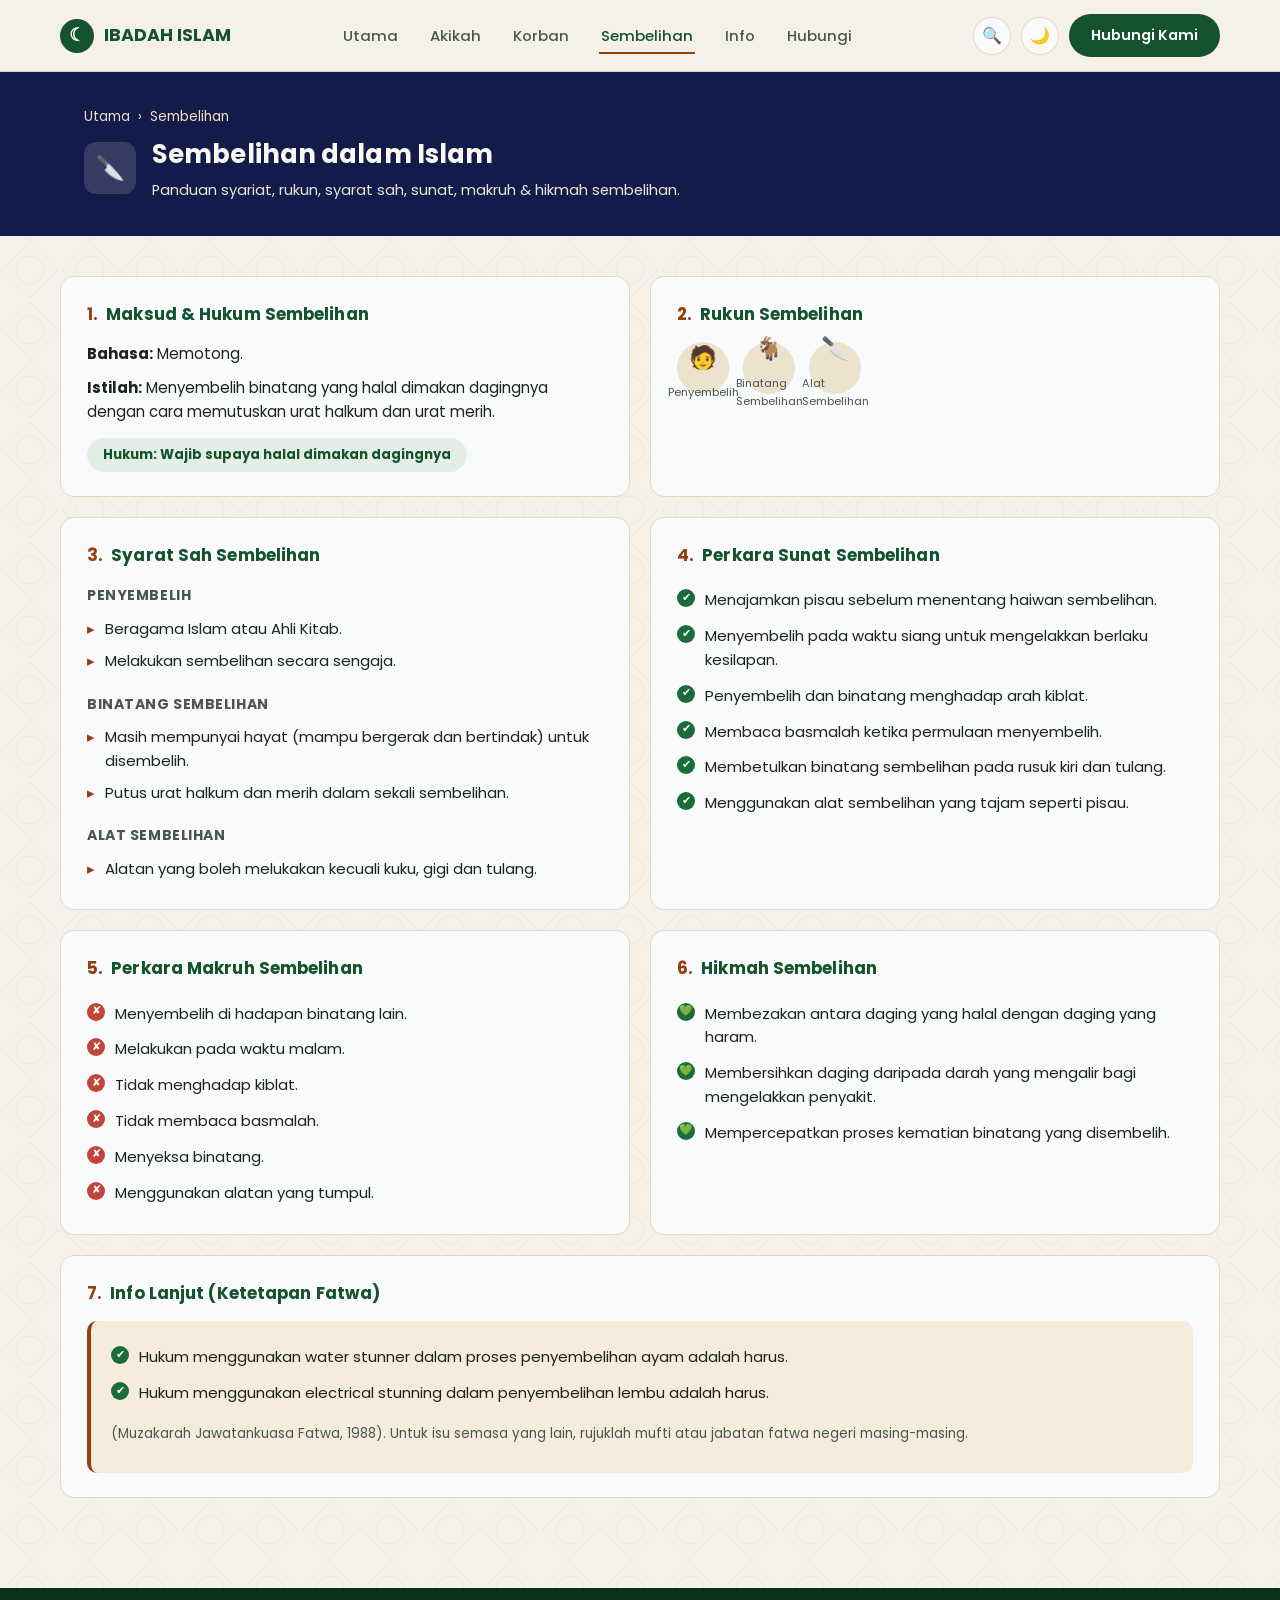
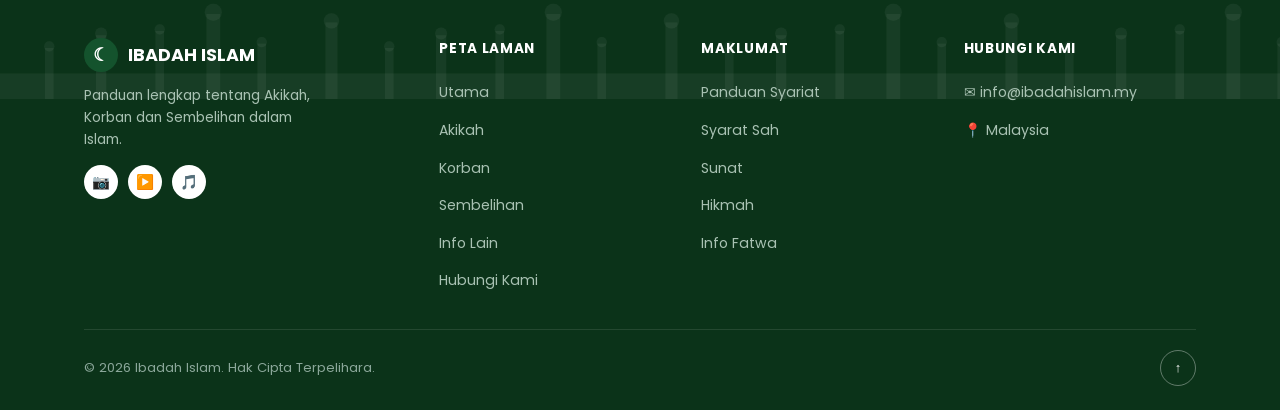
<file: sembelihan.html>
<!DOCTYPE html>
<html lang="ms">
<head>
<meta charset="UTF-8">
<meta name="viewport" content="width=device-width, initial-scale=1.0">
<title>Sembelihan dalam Islam — Panduan Ibadah Islam</title>
<link rel="stylesheet" href="css/style.css">
<link rel="stylesheet" href="css/responsive.css">
</head>
<body>

<header class="site-header">
  <div class="container nav">
    <a href="index.html" class="brand"><span class="mark">☾</span> IBADAH ISLAM</a>
    <button class="nav-toggle" id="navToggle" aria-label="Buka menu">☰</button>
    <ul class="nav-links" id="navLinks">
      <li><a href="index.html">Utama</a></li>
      <li><a href="akikah.html">Akikah</a></li>
      <li><a href="korban.html">Korban</a></li>
      <li><a href="sembelihan.html" class="active">Sembelihan</a></li>
      <li><a href="about.html">Info</a></li>
      <li><a href="contact.html">Hubungi</a></li>
    </ul>
    <div class="nav-tools">
      <div class="search-wrap" id="searchWrap">
        <input type="text" class="search-input" id="searchInput" placeholder="Cari topik...">
        <div class="search-results" id="searchResults"></div>
      </div>
      <button class="icon-btn" id="searchToggle" aria-label="Cari">🔍</button>
      <button class="icon-btn" id="themeToggle" aria-label="Tukar tema">🌙</button>
      <a href="contact.html" class="nav-cta">Hubungi Kami</a>
    </div>
  </div>
</header>

<div class="topic-hero tone-dark">
  <div class="container">
    <div class="breadcrumb"><a href="index.html">Utama</a> &nbsp;›&nbsp; Sembelihan</div>
    <div class="topic-hero-inner">
      <div class="mark">🔪</div>
      <div>
        <h1>Sembelihan dalam Islam</h1>
        <p class="sub">Panduan syariat, rukun, syarat sah, sunat, makruh &amp; hikmah sembelihan.</p>
      </div>
    </div>
  </div>
</div>

<div class="container topic-body">

  <div class="topic-grid">
    <div class="panel" id="t1">
      <h2><span class="num">1.</span> Maksud &amp; Hukum Sembelihan</h2>
      <p><strong>Bahasa:</strong> Memotong.</p>
      <p><strong>Istilah:</strong> Menyembelih binatang yang halal dimakan dagingnya dengan cara memutuskan urat halkum dan urat merih.</p>
      <span class="hukum-badge">Hukum: Wajib supaya halal dimakan dagingnya</span>
    </div>
    <div class="panel" id="t2">
      <h2><span class="num">2.</span> Rukun Sembelihan</h2>
      <div class="icon-row">
        <div class="icon-chip">🧑<span>Penyembelih</span></div>
        <div class="icon-chip">🐐<span>Binatang Sembelihan</span></div>
        <div class="icon-chip">🔪<span>Alat Sembelihan</span></div>
      </div>
    </div>
  </div>

  <div class="topic-grid">
    <div class="panel" id="t3">
      <h2><span class="num">3.</span> Syarat Sah Sembelihan</h2>
      <h4>Penyembelih</h4>
      <ul class="plain">
        <li>Beragama Islam atau Ahli Kitab.</li>
        <li>Melakukan sembelihan secara sengaja.</li>
      </ul>
      <h4>Binatang Sembelihan</h4>
      <ul class="plain">
        <li>Masih mempunyai hayat (mampu bergerak dan bertindak) untuk disembelih.</li>
        <li>Putus urat halkum dan merih dalam sekali sembelihan.</li>
      </ul>
      <h4>Alat Sembelihan</h4>
      <ul class="plain">
        <li>Alatan yang boleh melukakan kecuali kuku, gigi dan tulang.</li>
      </ul>
    </div>
    <div class="panel" id="t4">
      <h2><span class="num">4.</span> Perkara Sunat Sembelihan</h2>
      <ul class="checklist">
        <li><span class="tick">✔</span> Menajamkan pisau sebelum menentang haiwan sembelihan.</li>
        <li><span class="tick">✔</span> Menyembelih pada waktu siang untuk mengelakkan berlaku kesilapan.</li>
        <li><span class="tick">✔</span> Penyembelih dan binatang menghadap arah kiblat.</li>
        <li><span class="tick">✔</span> Membaca basmalah ketika permulaan menyembelih.</li>
        <li><span class="tick">✔</span> Membetulkan binatang sembelihan pada rusuk kiri dan tulang.</li>
        <li><span class="tick">✔</span> Menggunakan alat sembelihan yang tajam seperti pisau.</li>
      </ul>
    </div>
  </div>

  <div class="topic-grid">
    <div class="panel" id="t5">
      <h2><span class="num">5.</span> Perkara Makruh Sembelihan</h2>
      <ul class="checklist">
        <li class="no"><span class="tick">✘</span> Menyembelih di hadapan binatang lain.</li>
        <li class="no"><span class="tick">✘</span> Melakukan pada waktu malam.</li>
        <li class="no"><span class="tick">✘</span> Tidak menghadap kiblat.</li>
        <li class="no"><span class="tick">✘</span> Tidak membaca basmalah.</li>
        <li class="no"><span class="tick">✘</span> Menyeksa binatang.</li>
        <li class="no"><span class="tick">✘</span> Menggunakan alatan yang tumpul.</li>
      </ul>
    </div>
    <div class="panel" id="t6">
      <h2><span class="num">6.</span> Hikmah Sembelihan</h2>
      <ul class="checklist">
        <li><span class="tick">💚</span> Membezakan antara daging yang halal dengan daging yang haram.</li>
        <li><span class="tick">💚</span> Membersihkan daging daripada darah yang mengalir bagi mengelakkan penyakit.</li>
        <li><span class="tick">💚</span> Mempercepatkan proses kematian binatang yang disembelih.</li>
      </ul>
    </div>
  </div>

  <div class="panel span-2" id="t7">
    <h2><span class="num">7.</span> Info Lanjut (Ketetapan Fatwa)</h2>
    <div class="info-box">
      <ul class="checklist">
        <li><span class="tick">✔</span> Hukum menggunakan water stunner dalam proses penyembelihan ayam adalah harus.</li>
        <li><span class="tick">✔</span> Hukum menggunakan electrical stunning dalam penyembelihan lembu adalah harus.</li>
      </ul>
      <p>(Muzakarah Jawatankuasa Fatwa, 1988). Untuk isu semasa yang lain, rujuklah mufti atau jabatan fatwa negeri masing-masing.</p>
    </div>
  </div>

</div>

<footer class="site-footer">
  <div class="container">
    <div class="footer-grid">
      <div class="footer-brand">
        <div class="brand"><span class="mark">☾</span> IBADAH ISLAM</div>
        <p>Panduan lengkap tentang Akikah, Korban dan Sembelihan dalam Islam.</p>
        <div class="footer-social">
          <a href="#" aria-label="Instagram">📷</a>
          <a href="#" aria-label="YouTube">▶️</a>
          <a href="#" aria-label="TikTok">🎵</a>
        </div>
      </div>
      <div class="footer-col">
        <h4>Peta Laman</h4>
        <ul>
          <li><a href="index.html">Utama</a></li>
          <li><a href="akikah.html">Akikah</a></li>
          <li><a href="korban.html">Korban</a></li>
          <li><a href="sembelihan.html">Sembelihan</a></li>
          <li><a href="about.html">Info Lain</a></li>
          <li><a href="contact.html">Hubungi Kami</a></li>
        </ul>
      </div>
      <div class="footer-col">
        <h4>Maklumat</h4>
        <ul>
          <li><a href="#t1">Panduan Syariat</a></li>
          <li><a href="#t3">Syarat Sah</a></li>
          <li><a href="#t4">Sunat</a></li>
          <li><a href="#t6">Hikmah</a></li>
          <li><a href="#t7">Info Fatwa</a></li>
        </ul>
      </div>
      <div class="footer-col">
        <h4>Hubungi Kami</h4>
        <ul>
          <li><a href="mailto:info@ibadahislam.my">✉ info@ibadahislam.my</a></li>
          <li><a href="contact.html">📍 Malaysia</a></li>
        </ul>
      </div>
    </div>
    <div class="footer-bottom">
      <span>© 2026 Ibadah Islam. Hak Cipta Terpelihara.</span>
      <a href="#" class="back-top" aria-label="Kembali ke atas">↑</a>
    </div>
  </div>
</footer>

<script src="js/menu.js"></script>
<script src="js/darkmode.js"></script>
<script src="js/search.js"></script>
</body>
</html>
</file>
<file: css/style.css>
/* ===========================================================
   PANDUAN IBADAH ISLAM — Design tokens
   Palette (from brand sheet): deep green #14532D, amber #92400E,
   navy #1E3ABA, warm cream #F5F1E8, near-white card #F8FAFC
   Type: Poppins Bold (headings) + Poppins Regular (body)
=========================================================== */

@import url('https://fonts.googleapis.com/css2?family=Poppins:wght@400;500;600;700&display=swap');

:root{
  --green-950:#0b3319;
  --green-900:#14532d;
  --green-700:#1c6b3a;
  --green-600:#237a44;
  --gold-500:#92400e;
  --gold-400:#b5590f;
  --navy-900:#121b4a;
  --cream-50:#f5f1e8;
  --cream-100:#ece3cf;
  --card-bg:#f8fafc;
  --ink-900:#1c231f;
  --ink-600:#4a5750;
  --line:#e3d9c2;
  --ok:#1c6b3a;
  --bad:#c0453a;
  --radius:14px;
  --shadow:0 10px 26px rgba(20,83,45,.14);
  color-scheme:light;
}

html[data-theme="dark"]{
  --cream-50:#0e1a14;
  --cream-100:#16261e;
  --card-bg:#152219;
  --ink-900:#eef1ea;
  --ink-600:#a9b8ae;
  --line:#28392e;
  --shadow:0 10px 26px rgba(0,0,0,.4);
  color-scheme:dark;
}

*{box-sizing:border-box;}
html{scroll-behavior:smooth;}
body{
  margin:0;
  font-family:'Poppins',sans-serif;
  color:var(--ink-900);
  background-color:var(--cream-50);
  /* subtle geometric texture, echoes the brand sheet's optional pattern background */
  background-image:url("data:image/svg+xml,%3Csvg xmlns='http://www.w3.org/2000/svg' width='60' height='60' viewBox='0 0 60 60'%3E%3Cg fill='none' stroke='%2314532d' stroke-opacity='0.05' stroke-width='1'%3E%3Cpath d='M30 2 L58 30 L30 58 L2 30 Z'/%3E%3Ccircle cx='30' cy='30' r='14'/%3E%3C/g%3E%3C/svg%3E");
  background-repeat:repeat;
  line-height:1.6;
  transition:background .25s,color .25s;
}
h1,h2,h3,.display{
  font-family:'Poppins',sans-serif;
  font-weight:700;
  letter-spacing:.1px;
}
a{color:inherit;text-decoration:none;}
img{max-width:100%;display:block;}
ul{margin:0;padding:0;list-style:none;}
.container{max-width:1160px;margin:0 auto;padding:0 24px;}

/* ---------- Crescent divider ---------- */
.crescent-divider{display:flex;align-items:center;gap:14px;margin:8px 0 28px;color:var(--gold-500);}
.crescent-divider::before,.crescent-divider::after{content:"";flex:1;height:1px;background:var(--line);}
.crescent-divider svg{width:16px;height:16px;flex-shrink:0;}

/* ---------- Header ---------- */
.site-header{position:sticky;top:0;z-index:50;background:var(--cream-50);border-bottom:1px solid var(--line);}
.nav{display:flex;align-items:center;justify-content:space-between;padding:14px 0;gap:18px;}
.brand{display:flex;align-items:center;gap:10px;font-family:'Poppins',sans-serif;font-weight:700;font-size:1.1rem;color:var(--green-900);white-space:nowrap;}
html[data-theme="dark"] .brand{color:var(--gold-400);}
.brand .mark{width:34px;height:34px;border-radius:50%;background:var(--green-900);display:flex;align-items:center;justify-content:center;color:#fff;flex-shrink:0;}
.nav-links{display:flex;gap:28px;font-weight:500;font-size:.93rem;}
.nav-links a{color:var(--ink-600);padding:6px 2px;border-bottom:2px solid transparent;transition:.2s;}
.nav-links a:hover,.nav-links a.active{color:var(--green-900);border-color:var(--gold-500);}
html[data-theme="dark"] .nav-links a:hover,
html[data-theme="dark"] .nav-links a.active{color:var(--gold-400);}

.nav-tools{display:flex;align-items:center;gap:10px;}
.icon-btn{
  width:38px;height:38px;border-radius:50%;border:1.5px solid var(--line);
  background:var(--card-bg);color:var(--green-900);cursor:pointer;
  display:flex;align-items:center;justify-content:center;font-size:1rem;
  transition:.2s;
}
.icon-btn:hover{border-color:var(--green-900);background:var(--green-900);color:#fff;}
html[data-theme="dark"] .icon-btn{color:var(--gold-400);}
html[data-theme="dark"] .icon-btn:hover{background:var(--gold-500);color:#fff;border-color:var(--gold-500);}

.nav-cta{background:var(--green-900);color:#fff;padding:10px 22px;border-radius:999px;font-weight:600;font-size:.9rem;border:none;cursor:pointer;white-space:nowrap;transition:.2s;}
.nav-cta:hover{background:var(--gold-500);}
.nav-toggle{display:none;background:none;border:none;font-size:1.6rem;color:var(--green-900);cursor:pointer;}

/* search */
.search-wrap{position:relative;}
.search-input{
  width:0;opacity:0;padding:0;border:none;
  background:var(--card-bg);color:var(--ink-900);border-radius:999px;
  transition:width .25s,opacity .25s,padding .25s;
}
.search-wrap.open .search-input{
  width:190px;opacity:1;padding:9px 16px;border:1.5px solid var(--green-900);
}
.search-results{
  position:absolute;top:46px;right:0;width:280px;
  background:var(--card-bg);border:1px solid var(--line);border-radius:12px;
  box-shadow:var(--shadow);overflow:hidden;display:none;z-index:60;
}
.search-results.show{display:block;}
.search-results a{display:block;padding:10px 14px;font-size:.88rem;border-bottom:1px solid var(--line);color:var(--ink-900);}
.search-results a:last-child{border-bottom:none;}
.search-results a:hover{background:var(--cream-100);}
.search-results .empty{padding:12px 14px;font-size:.85rem;color:var(--ink-600);}

@media(max-width:860px){
  .nav-links{position:absolute;top:100%;left:0;right:0;background:var(--cream-50);border-bottom:1px solid var(--line);flex-direction:column;gap:0;padding:8px 24px 16px;display:none;}
  .nav-links.open{display:flex;}
  .nav-links a{padding:12px 0;border-bottom:1px solid var(--line);}
  .nav-toggle{display:block;}
  .nav-cta{display:none;}
  .search-wrap.open .search-input{width:140px;}
}

/* ---------- Hero — night skyline + crescent, brand-sheet mood ---------- */
.hero{
  background-color:var(--green-950);
  background-image:
    radial-gradient(2px 2px at 20% 20%, rgba(255,255,255,.5) 50%, transparent 51%),
    radial-gradient(2px 2px at 60% 15%, rgba(255,255,255,.4) 50%, transparent 51%),
    radial-gradient(1.5px 1.5px at 80% 30%, rgba(255,255,255,.35) 50%, transparent 51%),
    radial-gradient(1.5px 1.5px at 40% 10%, rgba(255,255,255,.3) 50%, transparent 51%),
    radial-gradient(140px 140px at 88% 8%, rgba(181,89,15,.35), transparent 70%),
    url("data:image/svg+xml,%3Csvg xmlns='http://www.w3.org/2000/svg' viewBox='0 0 400 120'%3E%3Cg fill='%23ffffff' fill-opacity='0.08'%3E%3Crect x='0' y='90' width='400' height='30'/%3E%3Crect x='30' y='40' width='10' height='80'/%3E%3Ccircle cx='35' cy='38' r='6'/%3E%3Crect x='90' y='20' width='16' height='100'/%3E%3Ccircle cx='98' cy='18' r='10'/%3E%3Crect x='150' y='55' width='10' height='65'/%3E%3Ccircle cx='155' cy='53' r='6'/%3E%3Crect x='230' y='30' width='14' height='90'/%3E%3Ccircle cx='237' cy='28' r='9'/%3E%3Crect x='300' y='60' width='10' height='60'/%3E%3Ccircle cx='305' cy='58' r='6'/%3E%3Crect x='360' y='45' width='12' height='75'/%3E%3Ccircle cx='366' cy='43' r='7'/%3E%3C/g%3E%3C/svg%3E"),
    linear-gradient(180deg,var(--navy-900) 0%,var(--green-900) 55%,var(--green-950) 100%);
  background-repeat:no-repeat,no-repeat,no-repeat,no-repeat,no-repeat,repeat-x,no-repeat;
  background-position:top left,top left,top left,top left,top right,bottom center,top left;
  background-size:auto,auto,auto,auto,auto,340px 120px,cover;
  color:#faf7ef;
  padding:72px 0 90px;
  position:relative;
  overflow:hidden;
}
.hero-inner{max-width:640px;position:relative;}
.hero .eyebrow{display:inline-flex;align-items:center;gap:8px;color:var(--gold-400);font-weight:600;font-size:.85rem;letter-spacing:.08em;text-transform:uppercase;margin-bottom:18px;}
.hero h1{font-size:2.6rem;line-height:1.2;margin:0 0 18px;}
.hero p{color:#d9e6de;font-size:1.05rem;max-width:520px;margin:0 0 28px;}

/* Buttons — solid pill (TEROKAI SEKARANG style) */
.btn-primary{
  display:inline-flex;align-items:center;gap:8px;
  background:var(--green-900);color:#fff;
  padding:13px 26px;border-radius:999px;font-weight:600;font-size:.95rem;
  transition:.2s;
}
.btn-primary::after{content:"→";font-weight:700;}
.btn-primary:hover{background:var(--gold-500);}

/* ---------- Category cards ---------- */
.cards{display:grid;grid-template-columns:repeat(3,1fr);gap:22px;margin-top:-52px;position:relative;z-index:2;}
.card{background:var(--card-bg);border-radius:var(--radius);padding:26px 24px;box-shadow:var(--shadow);border-top:4px solid var(--green-700);}
.card:nth-child(2){border-top-color:var(--gold-500);}
.card:nth-child(3){border-top-color:var(--navy-900);}
.card h3{font-size:1.2rem;margin:14px 0 8px;color:var(--green-900);}
html[data-theme="dark"] .card h3{color:var(--gold-400);}
.card p{color:var(--ink-600);font-size:.92rem;margin:0 0 18px;}
.card .icon{width:44px;height:44px;border-radius:10px;background:#fff;display:flex;align-items:center;justify-content:center;color:var(--green-700);font-size:1.3rem;box-shadow:0 2px 6px rgba(0,0,0,.06);}

/* Buttons — outlined pill (BACA SELANJUTNYA style) */
.card a.link{
  display:inline-flex;align-items:center;gap:6px;
  border:1.5px solid var(--green-900);color:var(--green-900);
  padding:9px 18px;border-radius:999px;font-weight:600;font-size:.85rem;
  transition:.2s;
}
.card a.link:hover{background:var(--green-900);color:#fff;}
@media(max-width:860px){.cards{grid-template-columns:1fr;margin-top:28px;}}

/* ---------- Features grid ---------- */
.section{padding:70px 0;}
.section-head{text-align:center;max-width:560px;margin:0 auto 40px;}
.section-head h2{font-size:1.9rem;color:var(--green-900);margin:0 0 10px;}
html[data-theme="dark"] .section-head h2{color:var(--gold-400);}
.section-head p{color:var(--ink-600);}
.features{display:grid;grid-template-columns:repeat(6,1fr);gap:18px;}
.feature{text-align:center;}
.feature .icon{width:56px;height:56px;margin:0 auto 12px;border-radius:50%;border:1.5px solid var(--green-900);background:var(--card-bg);color:var(--green-900);display:flex;align-items:center;justify-content:center;font-size:1.4rem;}
html[data-theme="dark"] .feature .icon{border-color:var(--gold-400);color:var(--gold-400);}
.feature span{font-weight:600;font-size:.88rem;color:var(--ink-900);}
@media(max-width:860px){.features{grid-template-columns:repeat(3,1fr);}}
@media(max-width:520px){.features{grid-template-columns:repeat(2,1fr);}}

/* ---------- Topic page header — color-coded per category, per brand sheet ---------- */
.topic-hero{padding:34px 0;color:#faf7ef;}
.topic-hero.tone-green{background:var(--green-900);}
.topic-hero.tone-gold{background:var(--gold-500);}
.topic-hero.tone-dark{background:var(--navy-900);}
.topic-hero-inner{display:flex;align-items:center;gap:16px;}
.topic-hero .mark{width:52px;height:52px;border-radius:12px;background:rgba(255,255,255,.15);display:flex;align-items:center;justify-content:center;font-size:1.5rem;flex-shrink:0;}
.breadcrumb{color:#f3dfc0;font-size:.85rem;margin-bottom:6px;}
.breadcrumb a{color:#e4ded0;}
.topic-hero h1{font-size:1.6rem;margin:0 0 4px;}
.topic-hero .sub{color:#eae4d6;font-size:.92rem;margin:0;}

/* ---------- Topic content: two-column section grid ---------- */
.topic-body{padding:40px 0 90px;}
.topic-grid{display:grid;grid-template-columns:1fr 1fr;gap:20px;margin-bottom:20px;}
.panel{background:var(--card-bg);border:1px solid var(--line);border-radius:var(--radius);padding:24px 26px;}
.panel.span-2{grid-column:1 / -1;}
.panel h2{color:var(--green-900);font-size:1.05rem;margin:0 0 14px;display:flex;gap:8px;align-items:baseline;}
html[data-theme="dark"] .panel h2{color:var(--gold-400);}
.panel h2 .num{color:var(--gold-500);}
.panel p{margin:0 0 10px;font-size:.94rem;}
.panel ul.plain li{padding:4px 0 4px 18px;position:relative;font-size:.93rem;color:var(--ink-900);}
.panel ul.plain li::before{content:"▸";position:absolute;left:0;color:var(--gold-500);}

/* Badge — matches "SUNAT MUAKAD" pill from the brand sheet */
.hukum-badge{display:inline-block;background:#e3efe6;color:var(--green-900);font-weight:700;padding:6px 16px;border-radius:999px;font-size:.83rem;margin-top:4px;}
html[data-theme="dark"] .hukum-badge{background:rgba(146,64,14,.25);color:var(--gold-400);}

/* checklist — circular tick / cross, matches "CHECK & BULLET ICONS" */
.checklist li{display:flex;gap:10px;align-items:flex-start;padding:6px 0;font-size:.93rem;}
.checklist li .tick{
  color:#fff;background:var(--ok);flex-shrink:0;
  width:18px;height:18px;border-radius:50%;
  display:inline-flex;align-items:center;justify-content:center;
  font-size:.68rem;line-height:1;margin-top:1px;
}
.checklist li.no .tick{background:var(--bad);}

/* animal / icon mini row — circular chips, matches "SMALL ANIMAL ICONS" */
.icon-row{display:flex;gap:14px;flex-wrap:wrap;margin-top:10px;}
.icon-chip{display:flex;flex-direction:column;align-items:center;gap:6px;font-size:1.4rem;}
.icon-chip::before{content:"";}
.icon-chip{padding:10px;border-radius:50%;background:var(--cream-100);width:52px;height:52px;justify-content:center;}
.icon-chip span{font-size:.7rem;color:var(--ink-600);margin-top:2px;}

/* subheads inside panel */
.panel h4{margin:16px 0 6px;font-size:.88rem;color:var(--ink-600);text-transform:uppercase;letter-spacing:.04em;}
.panel h4:first-child{margin-top:0;}

/* table (used on Korban timeline) */
.table-wrap{overflow-x:auto;}
table.sched{width:100%;border-collapse:collapse;font-size:.9rem;}
table.sched th,table.sched td{padding:10px 12px;text-align:left;border-bottom:1px solid var(--line);}
table.sched th{color:#fff;background:var(--green-900);font-weight:600;font-size:.8rem;text-transform:uppercase;letter-spacing:.03em;}
table.sched th:first-child{border-top-left-radius:8px;}
table.sched th:last-child{border-top-right-radius:8px;}
table.sched td.status-ok{color:var(--ok);font-weight:600;}
table.sched td.status-no{color:var(--bad);font-weight:600;}

/* pembahagian daging circles — 1/3 rings, matches "INFO GRAPHIC ELEMENTS" */
.split-row{display:flex;gap:18px;flex-wrap:wrap;margin-top:10px;}
.split{flex:1;min-width:140px;text-align:center;}
.split .ring{
  width:64px;height:64px;border-radius:50%;margin:0 auto 10px;
  display:flex;align-items:center;justify-content:center;
  font-weight:700;font-size:.85rem;color:#fff;
  box-shadow:0 4px 10px rgba(0,0,0,.12);
}
.split.a .ring{background:var(--gold-500);}
.split.b .ring{background:var(--green-700);}
.split.c .ring{background:var(--navy-900);}
.split p{font-size:.85rem;color:var(--ink-600);margin:0;}

/* fatwa info box */
.info-box{background:#f6ecdd;border-left:4px solid var(--gold-500);border-radius:10px;padding:18px 20px;}
html[data-theme="dark"] .info-box{background:rgba(146,64,14,.15);}
.info-box p{font-size:.85rem;color:var(--ink-600);margin-top:12px;}

@media(max-width:860px){
  .topic-grid{grid-template-columns:1fr;}
}

/* ---------- Simple content pages (About / Contact) ---------- */
.page-body{padding:50px 0 90px;}
.prose{max-width:720px;}
.prose h2{color:var(--green-900);font-size:1.4rem;margin:28px 0 10px;}
html[data-theme="dark"] .prose h2{color:var(--gold-400);}
.prose p{margin:0 0 14px;}

.contact-grid{display:grid;grid-template-columns:1fr 1fr;gap:30px;align-items:start;}
.form-field{margin-bottom:16px;}
.form-field label{display:block;font-size:.88rem;font-weight:600;margin-bottom:6px;}
.form-field input,.form-field textarea{
  width:100%;padding:11px 14px;border-radius:8px;border:1.5px solid var(--line);
  background:var(--card-bg);color:var(--ink-900);font-family:inherit;font-size:.92rem;
  transition:.2s;
}
.form-field input:focus,.form-field textarea:focus{border-color:var(--green-900);outline:none;}
.form-field textarea{min-height:120px;resize:vertical;}
.form-note{font-size:.82rem;color:var(--ink-600);margin-top:10px;}
.contact-info li{display:flex;gap:12px;align-items:flex-start;padding:10px 0;border-bottom:1px solid var(--line);font-size:.92rem;}
.contact-info li .icon-btn{cursor:default;}
@media(max-width:860px){.contact-grid{grid-template-columns:1fr;}}

/* ---------- Footer — dark green skyline band, matches "FOOTER BACKGROUND" ---------- */
.site-footer{
  background-color:var(--green-950);
  background-image:url("data:image/svg+xml,%3Csvg xmlns='http://www.w3.org/2000/svg' viewBox='0 0 400 120'%3E%3Cg fill='%23ffffff' fill-opacity='0.05'%3E%3Crect x='0' y='90' width='400' height='30'/%3E%3Crect x='30' y='40' width='10' height='80'/%3E%3Ccircle cx='35' cy='38' r='6'/%3E%3Crect x='90' y='20' width='16' height='100'/%3E%3Ccircle cx='98' cy='18' r='10'/%3E%3Crect x='150' y='55' width='10' height='65'/%3E%3Ccircle cx='155' cy='53' r='6'/%3E%3Crect x='230' y='30' width='14' height='90'/%3E%3Ccircle cx='237' cy='28' r='9'/%3E%3Crect x='300' y='60' width='10' height='60'/%3E%3Ccircle cx='305' cy='58' r='6'/%3E%3Crect x='360' y='45' width='12' height='75'/%3E%3Ccircle cx='366' cy='43' r='7'/%3E%3C/g%3E%3C/svg%3E");
  background-repeat:repeat-x;
  background-position:top center;
  background-size:340px 120px;
  color:#bcd0c5;padding:50px 0 24px;
}
.footer-grid{display:grid;grid-template-columns:1.4fr 1fr 1fr 1fr;gap:30px;padding-bottom:30px;border-bottom:1px solid rgba(255,255,255,.1);}
.footer-brand .brand{color:#fff;margin-bottom:10px;}
.footer-brand p{font-size:.86rem;color:#a9c2b3;max-width:240px;}
.footer-social{display:flex;gap:10px;margin-top:14px;}
.footer-social a{width:34px;height:34px;border-radius:50%;background:#fff;color:var(--green-950);display:flex;align-items:center;justify-content:center;font-size:.9rem;transition:.2s;}
.footer-social a:hover{background:var(--gold-500);color:#fff;}
.footer-col h4{color:#fff;font-size:.85rem;text-transform:uppercase;letter-spacing:.05em;margin:0 0 14px;}
.footer-col ul li{padding:6px 0;}
.footer-col ul li a{color:#a9c2b3;font-size:.88rem;}
.footer-col ul li a:hover{color:var(--gold-400);}
.footer-bottom{display:flex;justify-content:space-between;align-items:center;padding-top:20px;font-size:.82rem;color:#8ba79a;flex-wrap:wrap;gap:10px;}

/* Button — outlined circular (KEMBALI KE ATAS style) */
.back-top{width:36px;height:36px;border-radius:50%;background:transparent;border:1.5px solid rgba(255,255,255,.35);color:#fff;display:flex;align-items:center;justify-content:center;transition:.2s;}
.back-top:hover{background:var(--gold-500);border-color:var(--gold-500);}

@media(max-width:860px){.footer-grid{grid-template-columns:1fr 1fr;}}
@media(max-width:520px){.footer-grid{grid-template-columns:1fr;}}
</file>
<file: css/responsive.css>
@media(max-width:1024px){
  .hero{padding:56px 0 76px;}
  .hero h1{font-size:2.2rem;}
  .section{padding:56px 0;}
}

/* Small phones: shrink type scale, stack contact grid, full-width search */
@media(max-width:480px){
  .hero h1{font-size:1.8rem;}
  .hero p{font-size:.95rem;}
  .brand{font-size:.95rem;}
  .topic-hero h1{font-size:1.35rem;}
  .panel{padding:20px 18px;}
  .split-row{gap:12px;}
  .split{min-width:100px;}
  .footer-bottom{flex-direction:column;align-items:flex-start;}
  .search-wrap.open .search-input{width:100%;position:fixed;left:16px;right:16px;top:64px;}
  .search-results{position:fixed;left:16px;right:16px;top:108px;width:auto;}
}

/* Print: no header/footer chrome, just content */
@media print{
  .site-header,.site-footer,.nav-tools,.search-wrap{display:none !important;}
  body{background:#fff;color:#000;}
  .panel{border:1px solid #ccc;box-shadow:none;}
}

/* Respect reduced-motion preference */
@media (prefers-reduced-motion: reduce){
  html{scroll-behavior:auto;}
  *{transition:none !important;}
}
</file>
<file: mrnasirprogramming/css/style.css>
/* ===========================================================
   PANDUAN IBADAH ISLAM — Design tokens
   Palette (from brand sheet): deep green #14532D, amber #92400E,
   navy #1E3ABA, warm cream #F5F1E8, near-white card #F8FAFC
   Type: Poppins Bold (headings) + Poppins Regular (body)
=========================================================== */

@import url('https://fonts.googleapis.com/css2?family=Poppins:wght@400;500;600;700&display=swap');

:root{
  --green-950:#0b3319;
  --green-900:#14532d;
  --green-700:#1c6b3a;
  --green-600:#237a44;
  --gold-500:#92400e;
  --gold-400:#b5590f;
  --navy-900:#121b4a;
  --cream-50:#f5f1e8;
  --cream-100:#ece3cf;
  --card-bg:#f8fafc;
  --ink-900:#1c231f;
  --ink-600:#4a5750;
  --line:#e3d9c2;
  --ok:#1c6b3a;
  --bad:#c0453a;
  --radius:14px;
  --shadow:0 10px 26px rgba(20,83,45,.14);
  color-scheme:light;
}

html[data-theme="dark"]{
  --cream-50:#0e1a14;
  --cream-100:#16261e;
  --card-bg:#152219;
  --ink-900:#eef1ea;
  --ink-600:#a9b8ae;
  --line:#28392e;
  --shadow:0 10px 26px rgba(0,0,0,.4);
  color-scheme:dark;
}

*{box-sizing:border-box;}
html{scroll-behavior:smooth;}
body{
  margin:0;
  font-family:'Poppins',sans-serif;
  color:var(--ink-900);
  background-color:var(--cream-50);
  /* subtle geometric texture, echoes the brand sheet's optional pattern background */
  background-image:url("data:image/svg+xml,%3Csvg xmlns='http://www.w3.org/2000/svg' width='60' height='60' viewBox='0 0 60 60'%3E%3Cg fill='none' stroke='%2314532d' stroke-opacity='0.05' stroke-width='1'%3E%3Cpath d='M30 2 L58 30 L30 58 L2 30 Z'/%3E%3Ccircle cx='30' cy='30' r='14'/%3E%3C/g%3E%3C/svg%3E");
  background-repeat:repeat;
  line-height:1.6;
  transition:background .25s,color .25s;
}
h1,h2,h3,.display{
  font-family:'Poppins',sans-serif;
  font-weight:700;
  letter-spacing:.1px;
}
a{color:inherit;text-decoration:none;}
img{max-width:100%;display:block;}
ul{margin:0;padding:0;list-style:none;}
.container{max-width:1160px;margin:0 auto;padding:0 24px;}

/* ---------- Crescent divider ---------- */
.crescent-divider{display:flex;align-items:center;gap:14px;margin:8px 0 28px;color:var(--gold-500);}
.crescent-divider::before,.crescent-divider::after{content:"";flex:1;height:1px;background:var(--line);}
.crescent-divider svg{width:16px;height:16px;flex-shrink:0;}

/* ---------- Header ---------- */
.site-header{position:sticky;top:0;z-index:50;background:var(--cream-50);border-bottom:1px solid var(--line);}
.nav{display:flex;align-items:center;justify-content:space-between;padding:14px 0;gap:18px;}
.brand{display:flex;align-items:center;gap:10px;font-family:'Poppins',sans-serif;font-weight:700;font-size:1.1rem;color:var(--green-900);white-space:nowrap;}
html[data-theme="dark"] .brand{color:var(--gold-400);}
.brand .mark{width:34px;height:34px;border-radius:50%;background:var(--green-900);display:flex;align-items:center;justify-content:center;color:#fff;flex-shrink:0;}
.nav-links{display:flex;gap:28px;font-weight:500;font-size:.93rem;}
.nav-links a{color:var(--ink-600);padding:6px 2px;border-bottom:2px solid transparent;transition:.2s;}
.nav-links a:hover,.nav-links a.active{color:var(--green-900);border-color:var(--gold-500);}
html[data-theme="dark"] .nav-links a:hover,
html[data-theme="dark"] .nav-links a.active{color:var(--gold-400);}

.nav-tools{display:flex;align-items:center;gap:10px;}
.icon-btn{
  width:38px;height:38px;border-radius:50%;border:1.5px solid var(--line);
  background:var(--card-bg);color:var(--green-900);cursor:pointer;
  display:flex;align-items:center;justify-content:center;font-size:1rem;
  transition:.2s;
}
.icon-btn:hover{border-color:var(--green-900);background:var(--green-900);color:#fff;}
html[data-theme="dark"] .icon-btn{color:var(--gold-400);}
html[data-theme="dark"] .icon-btn:hover{background:var(--gold-500);color:#fff;border-color:var(--gold-500);}

.nav-cta{background:var(--green-900);color:#fff;padding:10px 22px;border-radius:999px;font-weight:600;font-size:.9rem;border:none;cursor:pointer;white-space:nowrap;transition:.2s;}
.nav-cta:hover{background:var(--gold-500);}
.nav-toggle{display:none;background:none;border:none;font-size:1.6rem;color:var(--green-900);cursor:pointer;}

/* search */
.search-wrap{position:relative;}
.search-input{
  width:0;opacity:0;padding:0;border:none;
  background:var(--card-bg);color:var(--ink-900);border-radius:999px;
  transition:width .25s,opacity .25s,padding .25s;
}
.search-wrap.open .search-input{
  width:190px;opacity:1;padding:9px 16px;border:1.5px solid var(--green-900);
}
.search-results{
  position:absolute;top:46px;right:0;width:280px;
  background:var(--card-bg);border:1px solid var(--line);border-radius:12px;
  box-shadow:var(--shadow);overflow:hidden;display:none;z-index:60;
}
.search-results.show{display:block;}
.search-results a{display:block;padding:10px 14px;font-size:.88rem;border-bottom:1px solid var(--line);color:var(--ink-900);}
.search-results a:last-child{border-bottom:none;}
.search-results a:hover{background:var(--cream-100);}
.search-results .empty{padding:12px 14px;font-size:.85rem;color:var(--ink-600);}

@media(max-width:860px){
  .nav-links{position:absolute;top:100%;left:0;right:0;background:var(--cream-50);border-bottom:1px solid var(--line);flex-direction:column;gap:0;padding:8px 24px 16px;display:none;}
  .nav-links.open{display:flex;}
  .nav-links a{padding:12px 0;border-bottom:1px solid var(--line);}
  .nav-toggle{display:block;}
  .nav-cta{display:none;}
  .search-wrap.open .search-input{width:140px;}
}

/* ---------- Hero — night skyline + crescent, brand-sheet mood ---------- */
.hero{
  background-color:var(--green-950);
  background-image:
    radial-gradient(2px 2px at 20% 20%, rgba(255,255,255,.5) 50%, transparent 51%),
    radial-gradient(2px 2px at 60% 15%, rgba(255,255,255,.4) 50%, transparent 51%),
    radial-gradient(1.5px 1.5px at 80% 30%, rgba(255,255,255,.35) 50%, transparent 51%),
    radial-gradient(1.5px 1.5px at 40% 10%, rgba(255,255,255,.3) 50%, transparent 51%),
    radial-gradient(140px 140px at 88% 8%, rgba(181,89,15,.35), transparent 70%),
    url("data:image/svg+xml,%3Csvg xmlns='http://www.w3.org/2000/svg' viewBox='0 0 400 120'%3E%3Cg fill='%23ffffff' fill-opacity='0.08'%3E%3Crect x='0' y='90' width='400' height='30'/%3E%3Crect x='30' y='40' width='10' height='80'/%3E%3Ccircle cx='35' cy='38' r='6'/%3E%3Crect x='90' y='20' width='16' height='100'/%3E%3Ccircle cx='98' cy='18' r='10'/%3E%3Crect x='150' y='55' width='10' height='65'/%3E%3Ccircle cx='155' cy='53' r='6'/%3E%3Crect x='230' y='30' width='14' height='90'/%3E%3Ccircle cx='237' cy='28' r='9'/%3E%3Crect x='300' y='60' width='10' height='60'/%3E%3Ccircle cx='305' cy='58' r='6'/%3E%3Crect x='360' y='45' width='12' height='75'/%3E%3Ccircle cx='366' cy='43' r='7'/%3E%3C/g%3E%3C/svg%3E"),
    linear-gradient(180deg,var(--navy-900) 0%,var(--green-900) 55%,var(--green-950) 100%);
  background-repeat:no-repeat,no-repeat,no-repeat,no-repeat,no-repeat,repeat-x,no-repeat;
  background-position:top left,top left,top left,top left,top right,bottom center,top left;
  background-size:auto,auto,auto,auto,auto,340px 120px,cover;
  color:#faf7ef;
  padding:72px 0 90px;
  position:relative;
  overflow:hidden;
}
.hero-inner{max-width:640px;position:relative;}
.hero .eyebrow{display:inline-flex;align-items:center;gap:8px;color:var(--gold-400);font-weight:600;font-size:.85rem;letter-spacing:.08em;text-transform:uppercase;margin-bottom:18px;}
.hero h1{font-size:2.6rem;line-height:1.2;margin:0 0 18px;}
.hero p{color:#d9e6de;font-size:1.05rem;max-width:520px;margin:0 0 28px;}

/* Buttons — solid pill (TEROKAI SEKARANG style) */
.btn-primary{
  display:inline-flex;align-items:center;gap:8px;
  background:var(--green-900);color:#fff;
  padding:13px 26px;border-radius:999px;font-weight:600;font-size:.95rem;
  transition:.2s;
}
.btn-primary::after{content:"→";font-weight:700;}
.btn-primary:hover{background:var(--gold-500);}

/* ---------- Category cards ---------- */
.cards{display:grid;grid-template-columns:repeat(3,1fr);gap:22px;margin-top:-52px;position:relative;z-index:2;}
.card{background:var(--card-bg);border-radius:var(--radius);padding:26px 24px;box-shadow:var(--shadow);border-top:4px solid var(--green-700);}
.card:nth-child(1){background:linear-gradient(180deg,#eaf3ec 0%,var(--card-bg) 55%);}
.card:nth-child(2){border-top-color:var(--gold-500);background:linear-gradient(180deg,#f6ecdd 0%,var(--card-bg) 55%);}
.card:nth-child(3){border-top-color:var(--navy-900);background:linear-gradient(180deg,#e8ecf6 0%,var(--card-bg) 55%);}
.card h3{font-size:1.2rem;margin:14px 0 8px;color:var(--green-900);}
html[data-theme="dark"] .card h3{color:var(--gold-400);}
.card p{color:var(--ink-600);font-size:.92rem;margin:0 0 18px;}
.card .icon{width:44px;height:44px;border-radius:10px;background:#fff;display:flex;align-items:center;justify-content:center;color:var(--green-700);font-size:1.3rem;box-shadow:0 2px 6px rgba(0,0,0,.06);}

/* Buttons — outlined pill (BACA SELANJUTNYA style) */
.card a.link{
  display:inline-flex;align-items:center;gap:6px;
  border:1.5px solid var(--green-900);color:var(--green-900);
  padding:9px 18px;border-radius:999px;font-weight:600;font-size:.85rem;
  transition:.2s;
}
.card a.link:hover{background:var(--green-900);color:#fff;}
@media(max-width:860px){.cards{grid-template-columns:1fr;margin-top:28px;}}

/* ---------- Features grid ---------- */
.section{padding:70px 0;}
.section-head{text-align:center;max-width:560px;margin:0 auto 40px;}
.section-head h2{font-size:1.9rem;color:var(--green-900);margin:0 0 10px;}
html[data-theme="dark"] .section-head h2{color:var(--gold-400);}
.section-head p{color:var(--ink-600);}
.features{display:grid;grid-template-columns:repeat(6,1fr);gap:18px;}
.feature{text-align:center;}
.feature .icon{width:56px;height:56px;margin:0 auto 12px;border-radius:50%;border:1.5px solid var(--green-900);background:var(--card-bg);color:var(--green-900);display:flex;align-items:center;justify-content:center;font-size:1.4rem;}
html[data-theme="dark"] .feature .icon{border-color:var(--gold-400);color:var(--gold-400);}
.feature span{font-weight:600;font-size:.88rem;color:var(--ink-900);}
@media(max-width:860px){.features{grid-template-columns:repeat(3,1fr);}}
@media(max-width:520px){.features{grid-template-columns:repeat(2,1fr);}}

/* ---------- Topic page header — color-coded per category, per brand sheet ---------- */
.topic-hero{padding:34px 0;color:#faf7ef;}
.topic-hero.tone-green{background:var(--green-900);}
.topic-hero.tone-gold{background:var(--gold-500);}
.topic-hero.tone-dark{background:var(--navy-900);}
.topic-hero-inner{display:flex;align-items:center;gap:16px;}
.topic-hero .mark{width:52px;height:52px;border-radius:12px;background:rgba(255,255,255,.15);display:flex;align-items:center;justify-content:center;font-size:1.5rem;flex-shrink:0;}
.breadcrumb{color:#f3dfc0;font-size:.85rem;margin-bottom:6px;}
.breadcrumb a{color:#e4ded0;}
.topic-hero h1{font-size:1.6rem;margin:0 0 4px;}
.topic-hero .sub{color:#eae4d6;font-size:.92rem;margin:0;}

/* ---------- Topic content: two-column section grid ---------- */
.topic-body{padding:40px 0 90px;}
.topic-grid{display:grid;grid-template-columns:1fr 1fr;gap:20px;margin-bottom:20px;}
.panel{background:var(--card-bg);border:1px solid var(--line);border-radius:var(--radius);padding:24px 26px;}
.panel.span-2{grid-column:1 / -1;}
.panel h2{color:var(--green-900);font-size:1.05rem;margin:0 0 14px;display:flex;gap:8px;align-items:baseline;}
html[data-theme="dark"] .panel h2{color:var(--gold-400);}
.panel h2 .num{color:var(--gold-500);}
.panel p{margin:0 0 10px;font-size:.94rem;}
.panel ul.plain li{padding:4px 0 4px 18px;position:relative;font-size:.93rem;color:var(--ink-900);}
.panel ul.plain li::before{content:"▸";position:absolute;left:0;color:var(--gold-500);}

/* Badge — matches "SUNAT MUAKAD" pill from the brand sheet */
.hukum-badge{display:inline-block;background:#e3efe6;color:var(--green-900);font-weight:700;padding:6px 16px;border-radius:999px;font-size:.83rem;margin-top:4px;}
html[data-theme="dark"] .hukum-badge{background:rgba(146,64,14,.25);color:var(--gold-400);}

/* checklist — circular tick / cross, matches "CHECK & BULLET ICONS" */
.checklist li{display:flex;gap:10px;align-items:flex-start;padding:6px 0;font-size:.93rem;}
.checklist li .tick{
  color:#fff;background:var(--ok);flex-shrink:0;
  width:18px;height:18px;border-radius:50%;
  display:inline-flex;align-items:center;justify-content:center;
  font-size:.68rem;line-height:1;margin-top:1px;
}
.checklist li.no .tick{background:var(--bad);}

/* animal / icon mini row — circular chips, matches "SMALL ANIMAL ICONS" */
.icon-row{display:flex;gap:14px;flex-wrap:wrap;margin-top:10px;}
.icon-chip{display:flex;flex-direction:column;align-items:center;gap:6px;font-size:1.4rem;}
.icon-chip::before{content:"";}
.icon-chip{padding:10px;border-radius:50%;background:var(--cream-100);width:52px;height:52px;justify-content:center;}
.icon-chip span{font-size:.7rem;color:var(--ink-600);margin-top:2px;}

/* subheads inside panel */
.panel h4{margin:16px 0 6px;font-size:.88rem;color:var(--ink-600);text-transform:uppercase;letter-spacing:.04em;}
.panel h4:first-child{margin-top:0;}

/* table (used on Korban timeline) */
.table-wrap{overflow-x:auto;}
table.sched{width:100%;border-collapse:collapse;font-size:.9rem;}
table.sched th,table.sched td{padding:10px 12px;text-align:left;border-bottom:1px solid var(--line);}
table.sched th{color:#fff;background:var(--green-900);font-weight:600;font-size:.8rem;text-transform:uppercase;letter-spacing:.03em;}
table.sched th:first-child{border-top-left-radius:8px;}
table.sched th:last-child{border-top-right-radius:8px;}
table.sched td.status-ok{color:var(--ok);font-weight:600;}
table.sched td.status-no{color:var(--bad);font-weight:600;}

/* pembahagian daging circles — 1/3 rings, matches "INFO GRAPHIC ELEMENTS" */
.split-row{display:flex;gap:18px;flex-wrap:wrap;margin-top:10px;}
.split{flex:1;min-width:140px;text-align:center;}
.split .ring{
  width:64px;height:64px;border-radius:50%;margin:0 auto 10px;
  display:flex;align-items:center;justify-content:center;
  font-weight:700;font-size:.85rem;color:#fff;
  box-shadow:0 4px 10px rgba(0,0,0,.12);
}
.split.a .ring{background:var(--gold-500);}
.split.b .ring{background:var(--green-700);}
.split.c .ring{background:var(--navy-900);}
.split p{font-size:.85rem;color:var(--ink-600);margin:0;}

/* fatwa info box */
.info-box{background:#f6ecdd;border-left:4px solid var(--gold-500);border-radius:10px;padding:18px 20px;}
html[data-theme="dark"] .info-box{background:rgba(146,64,14,.15);}
.info-box p{font-size:.85rem;color:var(--ink-600);margin-top:12px;}

@media(max-width:860px){
  .topic-grid{grid-template-columns:1fr;}
}

/* ---------- Simple content pages (About / Contact) ---------- */
.page-body{padding:50px 0 90px;}
.prose{max-width:720px;}
.prose h2{color:var(--green-900);font-size:1.4rem;margin:28px 0 10px;}
html[data-theme="dark"] .prose h2{color:var(--gold-400);}
.prose p{margin:0 0 14px;}

.contact-grid{display:grid;grid-template-columns:1fr 1fr;gap:30px;align-items:start;}
.form-field{margin-bottom:16px;}
.form-field label{display:block;font-size:.88rem;font-weight:600;margin-bottom:6px;}
.form-field input,.form-field textarea{
  width:100%;padding:11px 14px;border-radius:8px;border:1.5px solid var(--line);
  background:var(--card-bg);color:var(--ink-900);font-family:inherit;font-size:.92rem;
  transition:.2s;
}
.form-field input:focus,.form-field textarea:focus{border-color:var(--green-900);outline:none;}
.form-field textarea{min-height:120px;resize:vertical;}
.form-note{font-size:.82rem;color:var(--ink-600);margin-top:10px;}
.contact-info li{display:flex;gap:12px;align-items:flex-start;padding:10px 0;border-bottom:1px solid var(--line);font-size:.92rem;}
.contact-info li .icon-btn{cursor:default;}
@media(max-width:860px){.contact-grid{grid-template-columns:1fr;}}

/* ---------- Footer — dark green skyline band, matches "FOOTER BACKGROUND" ---------- */
.site-footer{
  background-color:var(--green-950);
  background-image:url("data:image/svg+xml,%3Csvg xmlns='http://www.w3.org/2000/svg' viewBox='0 0 400 120'%3E%3Cg fill='%23ffffff' fill-opacity='0.05'%3E%3Crect x='0' y='90' width='400' height='30'/%3E%3Crect x='30' y='40' width='10' height='80'/%3E%3Ccircle cx='35' cy='38' r='6'/%3E%3Crect x='90' y='20' width='16' height='100'/%3E%3Ccircle cx='98' cy='18' r='10'/%3E%3Crect x='150' y='55' width='10' height='65'/%3E%3Ccircle cx='155' cy='53' r='6'/%3E%3Crect x='230' y='30' width='14' height='90'/%3E%3Ccircle cx='237' cy='28' r='9'/%3E%3Crect x='300' y='60' width='10' height='60'/%3E%3Ccircle cx='305' cy='58' r='6'/%3E%3Crect x='360' y='45' width='12' height='75'/%3E%3Ccircle cx='366' cy='43' r='7'/%3E%3C/g%3E%3C/svg%3E");
  background-repeat:repeat-x;
  background-position:top center;
  background-size:340px 120px;
  color:#bcd0c5;padding:50px 0 24px;
}
.footer-grid{display:grid;grid-template-columns:1.4fr 1fr 1fr 1fr;gap:30px;padding-bottom:30px;border-bottom:1px solid rgba(255,255,255,.1);}
.footer-brand .brand{color:#fff;margin-bottom:10px;}
.footer-brand p{font-size:.86rem;color:#a9c2b3;max-width:240px;}
.footer-social{display:flex;gap:10px;margin-top:14px;}
.footer-social a{width:34px;height:34px;border-radius:50%;background:#fff;color:var(--green-950);display:flex;align-items:center;justify-content:center;font-size:.9rem;transition:.2s;}
.footer-social a:hover{background:var(--gold-500);color:#fff;}
.footer-col h4{color:#fff;font-size:.85rem;text-transform:uppercase;letter-spacing:.05em;margin:0 0 14px;}
.footer-col ul li{padding:6px 0;}
.footer-col ul li a{color:#a9c2b3;font-size:.88rem;}
.footer-col ul li a:hover{color:var(--gold-400);}
.footer-bottom{display:flex;justify-content:space-between;align-items:center;padding-top:20px;font-size:.82rem;color:#8ba79a;flex-wrap:wrap;gap:10px;}

/* Button — outlined circular (KEMBALI KE ATAS style) */
.back-top{width:36px;height:36px;border-radius:50%;background:transparent;border:1.5px solid rgba(255,255,255,.35);color:#fff;display:flex;align-items:center;justify-content:center;transition:.2s;}
.back-top:hover{background:var(--gold-500);border-color:var(--gold-500);}

@media(max-width:860px){.footer-grid{grid-template-columns:1fr 1fr;}}
@media(max-width:520px){.footer-grid{grid-template-columns:1fr;}}
</file>
<file: mrnasirprogramming/css/responsive.css>
@media(max-width:1024px){
  .hero{padding:56px 0 76px;}
  .hero h1{font-size:2.2rem;}
  .section{padding:56px 0;}
}

/* Small phones: shrink type scale, stack contact grid, full-width search */
@media(max-width:480px){
  .hero h1{font-size:1.8rem;}
  .hero p{font-size:.95rem;}
  .brand{font-size:.95rem;}
  .topic-hero h1{font-size:1.35rem;}
  .panel{padding:20px 18px;}
  .split-row{gap:12px;}
  .split{min-width:100px;}
  .footer-bottom{flex-direction:column;align-items:flex-start;}
  .search-wrap.open .search-input{width:100%;position:fixed;left:16px;right:16px;top:64px;}
  .search-results{position:fixed;left:16px;right:16px;top:108px;width:auto;}
}

/* Print: no header/footer chrome, just content */
@media print{
  .site-header,.site-footer,.nav-tools,.search-wrap{display:none !important;}
  body{background:#fff;color:#000;}
  .panel{border:1px solid #ccc;box-shadow:none;}
}

/* Respect reduced-motion preference */
@media (prefers-reduced-motion: reduce){
  html{scroll-behavior:auto;}
  *{transition:none !important;}
}
</file>
